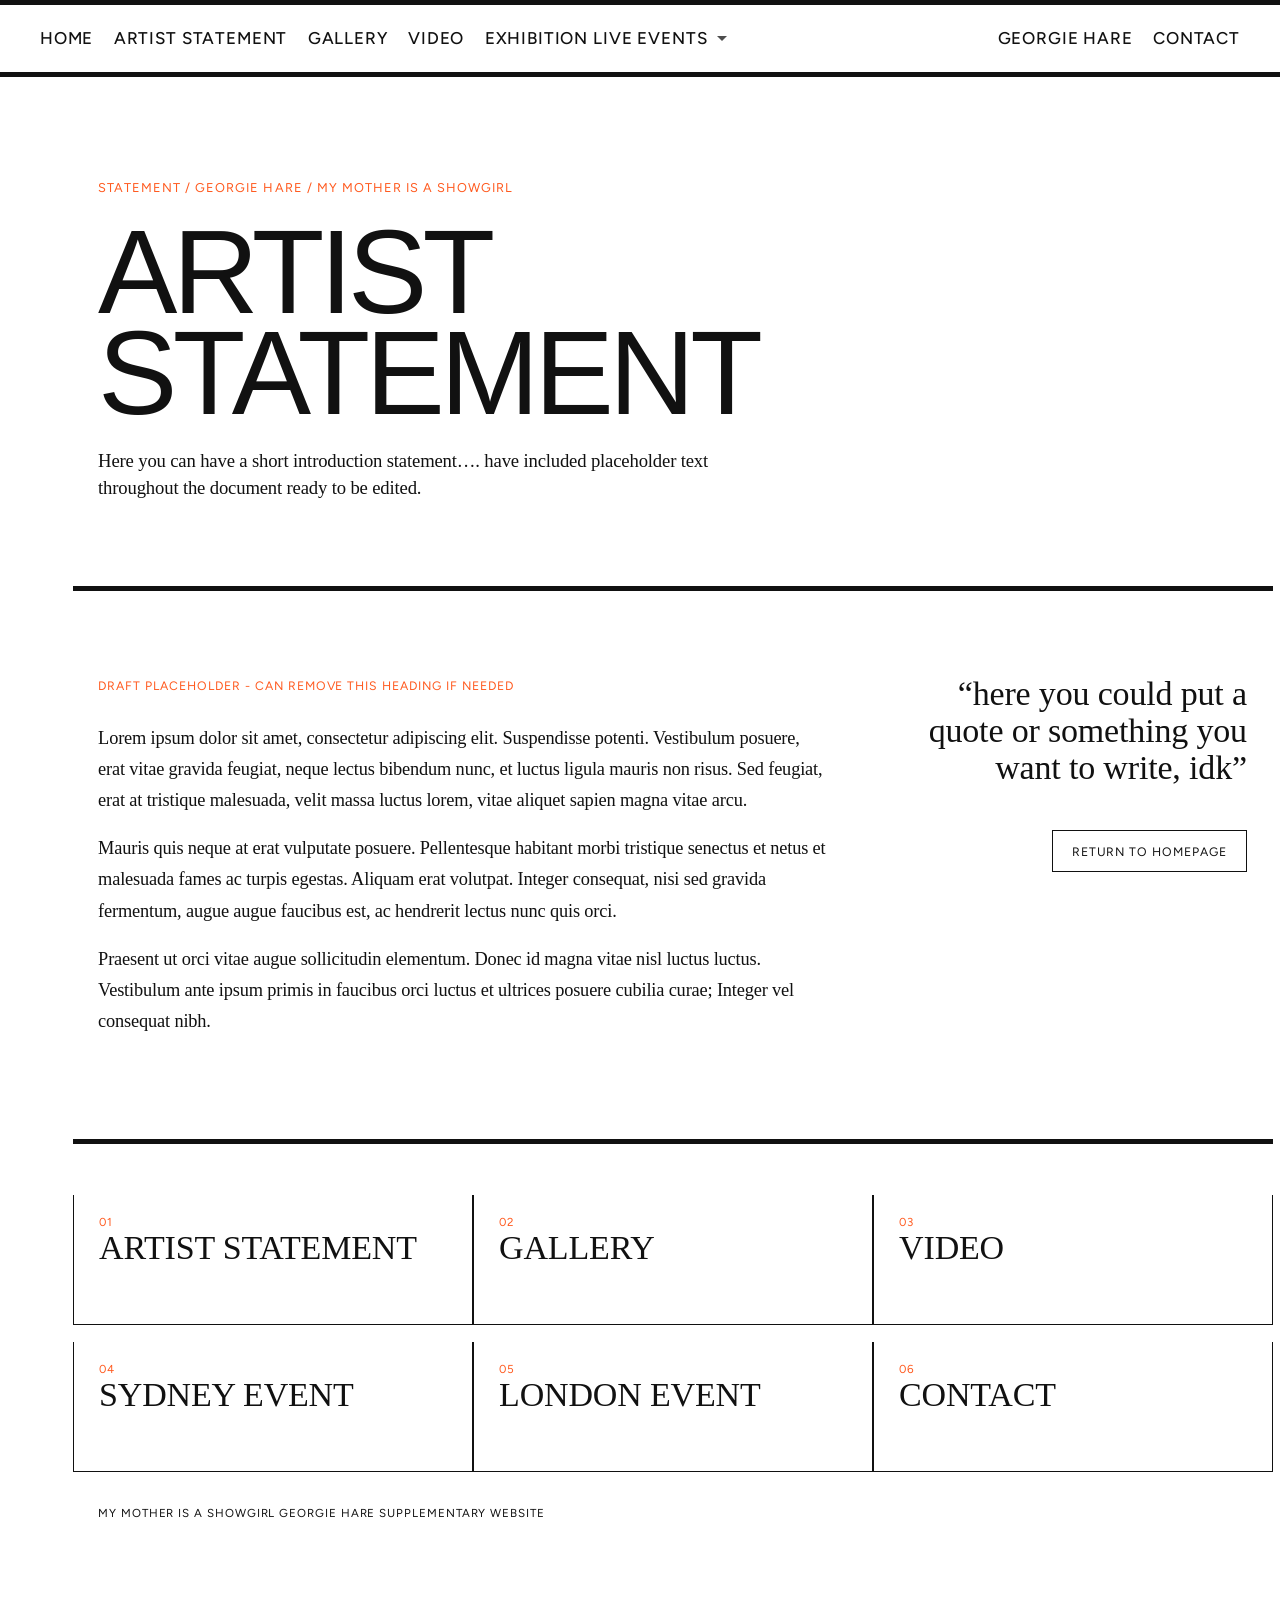
<file: docs/artist-statement.html>
<!DOCTYPE html>
<html xmlns="http://www.w3.org/1999/xhtml" lang="en" xml:lang="en"><head>

<meta charset="utf-8">
<meta name="generator" content="quarto-1.9.36">

<meta name="viewport" content="width=device-width, initial-scale=1.0, user-scalable=yes">


<title>artist-statement – My Mother is a Showgirl</title>
<style>
/* Default styles provided by pandoc.
** See https://pandoc.org/MANUAL.html#variables-for-html for config info.
*/
code{white-space: pre-wrap;}
span.smallcaps{font-variant: small-caps;}
div.columns{display: flex; gap: min(4vw, 1.5em);}
div.column{flex: auto; overflow-x: auto;}
div.hanging-indent{margin-left: 1.5em; text-indent: -1.5em;}
ul.task-list{list-style: none;}
ul.task-list li input[type="checkbox"] {
  width: 0.8em;
  margin: 0 0.8em 0.2em -1em; /* quarto-specific, see https://github.com/quarto-dev/quarto-cli/issues/4556 */ 
  vertical-align: middle;
}
</style>


<script src="site_libs/quarto-nav/quarto-nav.js"></script>
<script src="site_libs/quarto-nav/headroom.min.js"></script>
<script src="site_libs/clipboard/clipboard.min.js"></script>
<script src="site_libs/quarto-html/quarto.js" type="module"></script>
<script src="site_libs/quarto-html/tabsets/tabsets.js" type="module"></script>
<script src="site_libs/quarto-html/popper.min.js"></script>
<script src="site_libs/quarto-html/tippy.umd.min.js"></script>
<script src="site_libs/quarto-html/anchor.min.js"></script>
<link href="site_libs/quarto-html/tippy.css" rel="stylesheet">
<link href="site_libs/quarto-html/quarto-syntax-highlighting-845c23b38eaddc0f92fda52bfe77a8c8.css" rel="stylesheet" id="quarto-text-highlighting-styles">
<script src="site_libs/bootstrap/bootstrap.min.js"></script>
<link href="site_libs/bootstrap/bootstrap-icons.css" rel="stylesheet">
<link href="site_libs/bootstrap/bootstrap-e8e4a58ff50d77437012f6022f4cfd95.min.css" rel="stylesheet" append-hash="true" id="quarto-bootstrap" data-mode="light">
<script id="quarto-search-options" type="application/json">{
  "language": {
    "search-no-results-text": "No results",
    "search-matching-documents-text": "matching documents",
    "search-copy-link-title": "Copy link to search",
    "search-hide-matches-text": "Hide additional matches",
    "search-more-match-text": "more match in this document",
    "search-more-matches-text": "more matches in this document",
    "search-clear-button-title": "Clear",
    "search-text-placeholder": "",
    "search-detached-cancel-button-title": "Cancel",
    "search-submit-button-title": "Submit",
    "search-label": "Search"
  }
}</script>
<style>html{ scroll-behavior: smooth; }</style>
<link rel="preconnect" href="https://fonts.googleapis.com">
<link rel="preconnect" href="https://fonts.gstatic.com" crossorigin="">
<link href="https://fonts.googleapis.com/css2?family=Climate+Crisis:YEAR@1979&amp;family=Fascinate+Inline&amp;family=Figtree:ital,wght@0,300..900;1,300..900&amp;family=Major+Mono+Display&amp;family=Roboto:ital,wght@0,100..900;1,100..900&amp;display=swap" rel="stylesheet">
<style>
.title { display: none; }
</style>


</head>

<body class="nav-fixed quarto-light">

<div id="quarto-search-results"></div>
  <header id="quarto-header" class="headroom fixed-top">
    <nav class="navbar navbar-expand-lg " data-bs-theme="dark">
      <div class="navbar-container container-fluid">
          <button class="navbar-toggler" type="button" data-bs-toggle="collapse" data-bs-target="#navbarCollapse" aria-controls="navbarCollapse" role="menu" aria-expanded="false" aria-label="Toggle navigation" onclick="if (window.quartoToggleHeadroom) { window.quartoToggleHeadroom(); }">
  <span class="navbar-toggler-icon"></span>
</button>
          <div class="collapse navbar-collapse" id="navbarCollapse">
            <ul class="navbar-nav navbar-nav-scroll me-auto">
  <li class="nav-item">
    <a class="nav-link" href="./index.html"> 
<span class="menu-text">Home</span></a>
  </li>  
  <li class="nav-item">
    <a class="nav-link active" href="./artist-statement.html" aria-current="page"> 
<span class="menu-text">Artist Statement</span></a>
  </li>  
  <li class="nav-item">
    <a class="nav-link" href="./gallery.html"> 
<span class="menu-text">Gallery</span></a>
  </li>  
  <li class="nav-item">
    <a class="nav-link" href="./video.html"> 
<span class="menu-text">Video</span></a>
  </li>  
  <li class="nav-item dropdown ">
    <a class="nav-link dropdown-toggle" href="#" id="nav-menu-exhibition-live-events" role="link" data-bs-toggle="dropdown" aria-expanded="false">
 <span class="menu-text">Exhibition Live Events</span>
    </a>
    <ul class="dropdown-menu" aria-labelledby="nav-menu-exhibition-live-events">    
        <li>
    <a class="dropdown-item" href="./sydney.html">
 <span class="dropdown-text">Sydney</span></a>
  </li>  
        <li>
    <a class="dropdown-item" href="./london.html">
 <span class="dropdown-text">London</span></a>
  </li>  
    </ul>
  </li>
</ul>
            <ul class="navbar-nav navbar-nav-scroll ms-auto">
  <li class="nav-item">
    <a class="nav-link" href="https://www.georginahare.co.uk/"> 
<span class="menu-text">Georgie Hare</span></a>
  </li>  
  <li class="nav-item">
    <a class="nav-link" href="./contact.html"> 
<span class="menu-text">Contact</span></a>
  </li>  
</ul>
          </div> <!-- /navcollapse -->
            <div class="quarto-navbar-tools">
</div>
      </div> <!-- /container-fluid -->
    </nav>
</header>
<!-- content -->
<div id="quarto-content" class="quarto-container page-columns page-rows-contents page-layout-full page-navbar">
<!-- sidebar -->
<!-- margin-sidebar -->
    
<!-- main -->
<main class="content column-page" id="quarto-document-content"><header id="title-block-header" class="quarto-title-block"></header>




<div class="page-hero">
<div class="page-kicker">
<p>Statement / Georgie Hare / My Mother Is A Showgirl</p>
</div>
<div class="page-title">
<p>Artist Statement</p>
</div>
<div class="page-intro">
<p>Here you can have a short introduction statement…. have included placeholder text throughout the document ready to be edited.</p>
</div>
</div>
<div class="statement-wrap">
<div class="statement-main">
<div class="statement-label">
<p>Draft placeholder - can remove this heading if needed</p>
</div>
<p>Lorem ipsum dolor sit amet, consectetur adipiscing elit. Suspendisse potenti. Vestibulum posuere, erat vitae gravida feugiat, neque lectus bibendum nunc, et luctus ligula mauris non risus. Sed feugiat, erat at tristique malesuada, velit massa luctus lorem, vitae aliquet sapien magna vitae arcu.</p>
<p>Mauris quis neque at erat vulputate posuere. Pellentesque habitant morbi tristique senectus et netus et malesuada fames ac turpis egestas. Aliquam erat volutpat. Integer consequat, nisi sed gravida fermentum, augue augue faucibus est, ac hendrerit lectus nunc quis orci.</p>
<p>Praesent ut orci vitae augue sollicitudin elementum. Donec id magna vitae nisl luctus luctus. Vestibulum ante ipsum primis in faucibus orci luctus et ultrices posuere cubilia curae; Integer vel consequat nibh.</p>
</div>
<div class="statement-side">
<div class="statement-pullquote">
<p>“here you could put a quote or something you want to write, idk”</p>
</div>
<p><a href="./index.html" class="artist-button">Return to homepage</a></p>
</div>
</div>
<br> <br>
<div class="site-grid">
<p><a class="site-card" href="./artist-statement.html"> <span class="site-card-number">01</span> <span class="site-card-title">Artist Statement</span> </a></p>
<p><a class="site-card" href="./gallery.html"> <span class="site-card-number">02</span> <span class="site-card-title">Gallery</span> </a></p>
<p><a class="site-card" href="./video.html"> <span class="site-card-number">03</span> <span class="site-card-title">Video</span> </a></p>
<p><a class="site-card" href="./sydney.html"> <span class="site-card-number">04</span> <span class="site-card-title">Sydney Event</span> </a></p>
<p><a class="site-card" href="./london.html"> <span class="site-card-number">05</span> <span class="site-card-title">London Event</span> </a></p>
<p><a class="site-card" href="./contact.html"> <span class="site-card-number">06</span> <span class="site-card-title">Contact</span> </a></p>
</div>
<div class="footer-strip">
<p><span>My Mother Is A Showgirl</span> <span>Georgie Hare</span> <span>Supplementary Website</span></p>
</div>



</main> <!-- /main -->
<script id="quarto-html-after-body" type="application/javascript">
  window.document.addEventListener("DOMContentLoaded", function (event) {
    const icon = "";
    const anchorJS = new window.AnchorJS();
    anchorJS.options = {
      placement: 'right',
      icon: icon
    };
    anchorJS.add('.anchored');
    const isCodeAnnotation = (el) => {
      for (const clz of el.classList) {
        if (clz.startsWith('code-annotation-')) {                     
          return true;
        }
      }
      return false;
    }
    const onCopySuccess = function(e) {
      // button target
      const button = e.trigger;
      // don't keep focus
      button.blur();
      // flash "checked"
      button.classList.add('code-copy-button-checked');
      var currentTitle = button.getAttribute("title");
      button.setAttribute("title", "Copied!");
      let tooltip;
      if (window.bootstrap) {
        button.setAttribute("data-bs-toggle", "tooltip");
        button.setAttribute("data-bs-placement", "left");
        button.setAttribute("data-bs-title", "Copied!");
        tooltip = new bootstrap.Tooltip(button, 
          { trigger: "manual", 
            customClass: "code-copy-button-tooltip",
            offset: [0, -8]});
        tooltip.show();    
      }
      setTimeout(function() {
        if (tooltip) {
          tooltip.hide();
          button.removeAttribute("data-bs-title");
          button.removeAttribute("data-bs-toggle");
          button.removeAttribute("data-bs-placement");
        }
        button.setAttribute("title", currentTitle);
        button.classList.remove('code-copy-button-checked');
      }, 1000);
      // clear code selection
      e.clearSelection();
    }
    const getTextToCopy = function(trigger) {
      const outerScaffold = trigger.parentElement.cloneNode(true);
      const codeEl = outerScaffold.querySelector('code');
      for (const childEl of codeEl.children) {
        if (isCodeAnnotation(childEl)) {
          childEl.remove();
        }
      }
      return codeEl.innerText;
    }
    const clipboard = new window.ClipboardJS('.code-copy-button:not([data-in-quarto-modal])', {
      text: getTextToCopy
    });
    clipboard.on('success', onCopySuccess);
    if (window.document.getElementById('quarto-embedded-source-code-modal')) {
      const clipboardModal = new window.ClipboardJS('.code-copy-button[data-in-quarto-modal]', {
        text: getTextToCopy,
        container: window.document.getElementById('quarto-embedded-source-code-modal')
      });
      clipboardModal.on('success', onCopySuccess);
    }
      var localhostRegex = new RegExp(/^(?:http|https):\/\/localhost\:?[0-9]*\//);
      var mailtoRegex = new RegExp(/^mailto:/);
        var filterRegex = new RegExp("https:\/\/georginahare\.github\.io\/my-mother-is-a-showgirl");
      var isInternal = (href) => {
          return filterRegex.test(href) || localhostRegex.test(href) || mailtoRegex.test(href);
      }
      // Inspect non-navigation links and adorn them if external
     var links = window.document.querySelectorAll('a[href]:not(.nav-link):not(.navbar-brand):not(.toc-action):not(.sidebar-link):not(.sidebar-item-toggle):not(.pagination-link):not(.no-external):not([aria-hidden]):not(.dropdown-item):not(.quarto-navigation-tool):not(.about-link)');
      for (var i=0; i<links.length; i++) {
        const link = links[i];
        if (!isInternal(link.href)) {
          // undo the damage that might have been done by quarto-nav.js in the case of
          // links that we want to consider external
          if (link.dataset.originalHref !== undefined) {
            link.href = link.dataset.originalHref;
          }
        }
      }
    function tippyHover(el, contentFn, onTriggerFn, onUntriggerFn) {
      const config = {
        allowHTML: true,
        maxWidth: 500,
        delay: 100,
        arrow: false,
        appendTo: function(el) {
            return el.parentElement;
        },
        interactive: true,
        interactiveBorder: 10,
        theme: 'quarto',
        placement: 'bottom-start',
      };
      if (contentFn) {
        config.content = contentFn;
      }
      if (onTriggerFn) {
        config.onTrigger = onTriggerFn;
      }
      if (onUntriggerFn) {
        config.onUntrigger = onUntriggerFn;
      }
      window.tippy(el, config); 
    }
    const noterefs = window.document.querySelectorAll('a[role="doc-noteref"]');
    for (var i=0; i<noterefs.length; i++) {
      const ref = noterefs[i];
      tippyHover(ref, function() {
        // use id or data attribute instead here
        let href = ref.getAttribute('data-footnote-href') || ref.getAttribute('href');
        try { href = new URL(href).hash; } catch {}
        const id = href.replace(/^#\/?/, "");
        const note = window.document.getElementById(id);
        if (note) {
          return note.innerHTML;
        } else {
          return "";
        }
      });
    }
    const xrefs = window.document.querySelectorAll('a.quarto-xref');
    const processXRef = (id, note) => {
      // Strip column container classes
      const stripColumnClz = (el) => {
        el.classList.remove("page-full", "page-columns");
        if (el.children) {
          for (const child of el.children) {
            stripColumnClz(child);
          }
        }
      }
      stripColumnClz(note)
      if (id === null || id.startsWith('sec-')) {
        // Special case sections, only their first couple elements
        const container = document.createElement("div");
        if (note.children && note.children.length > 2) {
          container.appendChild(note.children[0].cloneNode(true));
          for (let i = 1; i < note.children.length; i++) {
            const child = note.children[i];
            if (child.tagName === "P" && child.innerText === "") {
              continue;
            } else {
              container.appendChild(child.cloneNode(true));
              break;
            }
          }
          if (window.Quarto?.typesetMath) {
            window.Quarto.typesetMath(container);
          }
          return container.innerHTML
        } else {
          if (window.Quarto?.typesetMath) {
            window.Quarto.typesetMath(note);
          }
          return note.innerHTML;
        }
      } else {
        // Remove any anchor links if they are present
        const anchorLink = note.querySelector('a.anchorjs-link');
        if (anchorLink) {
          anchorLink.remove();
        }
        if (window.Quarto?.typesetMath) {
          window.Quarto.typesetMath(note);
        }
        if (note.classList.contains("callout")) {
          return note.outerHTML;
        } else {
          return note.innerHTML;
        }
      }
    }
    for (var i=0; i<xrefs.length; i++) {
      const xref = xrefs[i];
      tippyHover(xref, undefined, function(instance) {
        instance.disable();
        let url = xref.getAttribute('href');
        let hash = undefined; 
        if (url.startsWith('#')) {
          hash = url;
        } else {
          try { hash = new URL(url).hash; } catch {}
        }
        if (hash) {
          const id = hash.replace(/^#\/?/, "");
          const note = window.document.getElementById(id);
          if (note !== null) {
            try {
              const html = processXRef(id, note.cloneNode(true));
              instance.setContent(html);
            } finally {
              instance.enable();
              instance.show();
            }
          } else {
            // See if we can fetch this
            fetch(url.split('#')[0])
            .then(res => res.text())
            .then(html => {
              const parser = new DOMParser();
              const htmlDoc = parser.parseFromString(html, "text/html");
              const note = htmlDoc.getElementById(id);
              if (note !== null) {
                const html = processXRef(id, note);
                instance.setContent(html);
              } 
            }).finally(() => {
              instance.enable();
              instance.show();
            });
          }
        } else {
          // See if we can fetch a full url (with no hash to target)
          // This is a special case and we should probably do some content thinning / targeting
          fetch(url)
          .then(res => res.text())
          .then(html => {
            const parser = new DOMParser();
            const htmlDoc = parser.parseFromString(html, "text/html");
            const note = htmlDoc.querySelector('main.content');
            if (note !== null) {
              // This should only happen for chapter cross references
              // (since there is no id in the URL)
              // remove the first header
              if (note.children.length > 0 && note.children[0].tagName === "HEADER") {
                note.children[0].remove();
              }
              const html = processXRef(null, note);
              instance.setContent(html);
            } 
          }).finally(() => {
            instance.enable();
            instance.show();
          });
        }
      }, function(instance) {
      });
    }
        let selectedAnnoteEl;
        const selectorForAnnotation = ( cell, annotation) => {
          let cellAttr = 'data-code-cell="' + cell + '"';
          let lineAttr = 'data-code-annotation="' +  annotation + '"';
          const selector = 'span[' + cellAttr + '][' + lineAttr + ']';
          return selector;
        }
        const selectCodeLines = (annoteEl) => {
          const doc = window.document;
          const targetCell = annoteEl.getAttribute("data-target-cell");
          const targetAnnotation = annoteEl.getAttribute("data-target-annotation");
          const annoteSpan = window.document.querySelector(selectorForAnnotation(targetCell, targetAnnotation));
          const lines = annoteSpan.getAttribute("data-code-lines").split(",");
          const lineIds = lines.map((line) => {
            return targetCell + "-" + line;
          })
          let top = null;
          let height = null;
          let parent = null;
          if (lineIds.length > 0) {
              //compute the position of the single el (top and bottom and make a div)
              const el = window.document.getElementById(lineIds[0]);
              top = el.offsetTop;
              height = el.offsetHeight;
              parent = el.parentElement.parentElement;
            if (lineIds.length > 1) {
              const lastEl = window.document.getElementById(lineIds[lineIds.length - 1]);
              const bottom = lastEl.offsetTop + lastEl.offsetHeight;
              height = bottom - top;
            }
            if (top !== null && height !== null && parent !== null) {
              // cook up a div (if necessary) and position it 
              let div = window.document.getElementById("code-annotation-line-highlight");
              if (div === null) {
                div = window.document.createElement("div");
                div.setAttribute("id", "code-annotation-line-highlight");
                div.style.position = 'absolute';
                parent.appendChild(div);
              }
              div.style.top = top - 2 + "px";
              div.style.height = height + 4 + "px";
              div.style.left = 0;
              let gutterDiv = window.document.getElementById("code-annotation-line-highlight-gutter");
              if (gutterDiv === null) {
                gutterDiv = window.document.createElement("div");
                gutterDiv.setAttribute("id", "code-annotation-line-highlight-gutter");
                gutterDiv.style.position = 'absolute';
                const codeCell = window.document.getElementById(targetCell);
                const gutter = codeCell.querySelector('.code-annotation-gutter');
                gutter.appendChild(gutterDiv);
              }
              gutterDiv.style.top = top - 2 + "px";
              gutterDiv.style.height = height + 4 + "px";
            }
            selectedAnnoteEl = annoteEl;
          }
        };
        const unselectCodeLines = () => {
          const elementsIds = ["code-annotation-line-highlight", "code-annotation-line-highlight-gutter"];
          elementsIds.forEach((elId) => {
            const div = window.document.getElementById(elId);
            if (div) {
              div.remove();
            }
          });
          selectedAnnoteEl = undefined;
        };
          // Handle positioning of the toggle
      window.addEventListener(
        "resize",
        throttle(() => {
          elRect = undefined;
          if (selectedAnnoteEl) {
            selectCodeLines(selectedAnnoteEl);
          }
        }, 10)
      );
      function throttle(fn, ms) {
      let throttle = false;
      let timer;
        return (...args) => {
          if(!throttle) { // first call gets through
              fn.apply(this, args);
              throttle = true;
          } else { // all the others get throttled
              if(timer) clearTimeout(timer); // cancel #2
              timer = setTimeout(() => {
                fn.apply(this, args);
                timer = throttle = false;
              }, ms);
          }
        };
      }
        // Attach click handler to the DT
        const annoteDls = window.document.querySelectorAll('dt[data-target-cell]');
        for (const annoteDlNode of annoteDls) {
          annoteDlNode.addEventListener('click', (event) => {
            const clickedEl = event.target;
            if (clickedEl !== selectedAnnoteEl) {
              unselectCodeLines();
              const activeEl = window.document.querySelector('dt[data-target-cell].code-annotation-active');
              if (activeEl) {
                activeEl.classList.remove('code-annotation-active');
              }
              selectCodeLines(clickedEl);
              clickedEl.classList.add('code-annotation-active');
            } else {
              // Unselect the line
              unselectCodeLines();
              clickedEl.classList.remove('code-annotation-active');
            }
          });
        }
    const findCites = (el) => {
      const parentEl = el.parentElement;
      if (parentEl) {
        const cites = parentEl.dataset.cites;
        if (cites) {
          return {
            el,
            cites: cites.split(' ')
          };
        } else {
          return findCites(el.parentElement)
        }
      } else {
        return undefined;
      }
    };
    var bibliorefs = window.document.querySelectorAll('a[role="doc-biblioref"]');
    for (var i=0; i<bibliorefs.length; i++) {
      const ref = bibliorefs[i];
      const citeInfo = findCites(ref);
      if (citeInfo) {
        tippyHover(citeInfo.el, function() {
          var popup = window.document.createElement('div');
          citeInfo.cites.forEach(function(cite) {
            var citeDiv = window.document.createElement('div');
            citeDiv.classList.add('hanging-indent');
            citeDiv.classList.add('csl-entry');
            var biblioDiv = window.document.getElementById('ref-' + cite);
            if (biblioDiv) {
              citeDiv.innerHTML = biblioDiv.innerHTML;
            }
            popup.appendChild(citeDiv);
          });
          return popup.innerHTML;
        });
      }
    }
  });
  </script>
</div> <!-- /content -->




<script src="site_libs/quarto-html/zenscroll-min.js"></script>
</body></html>
</file>
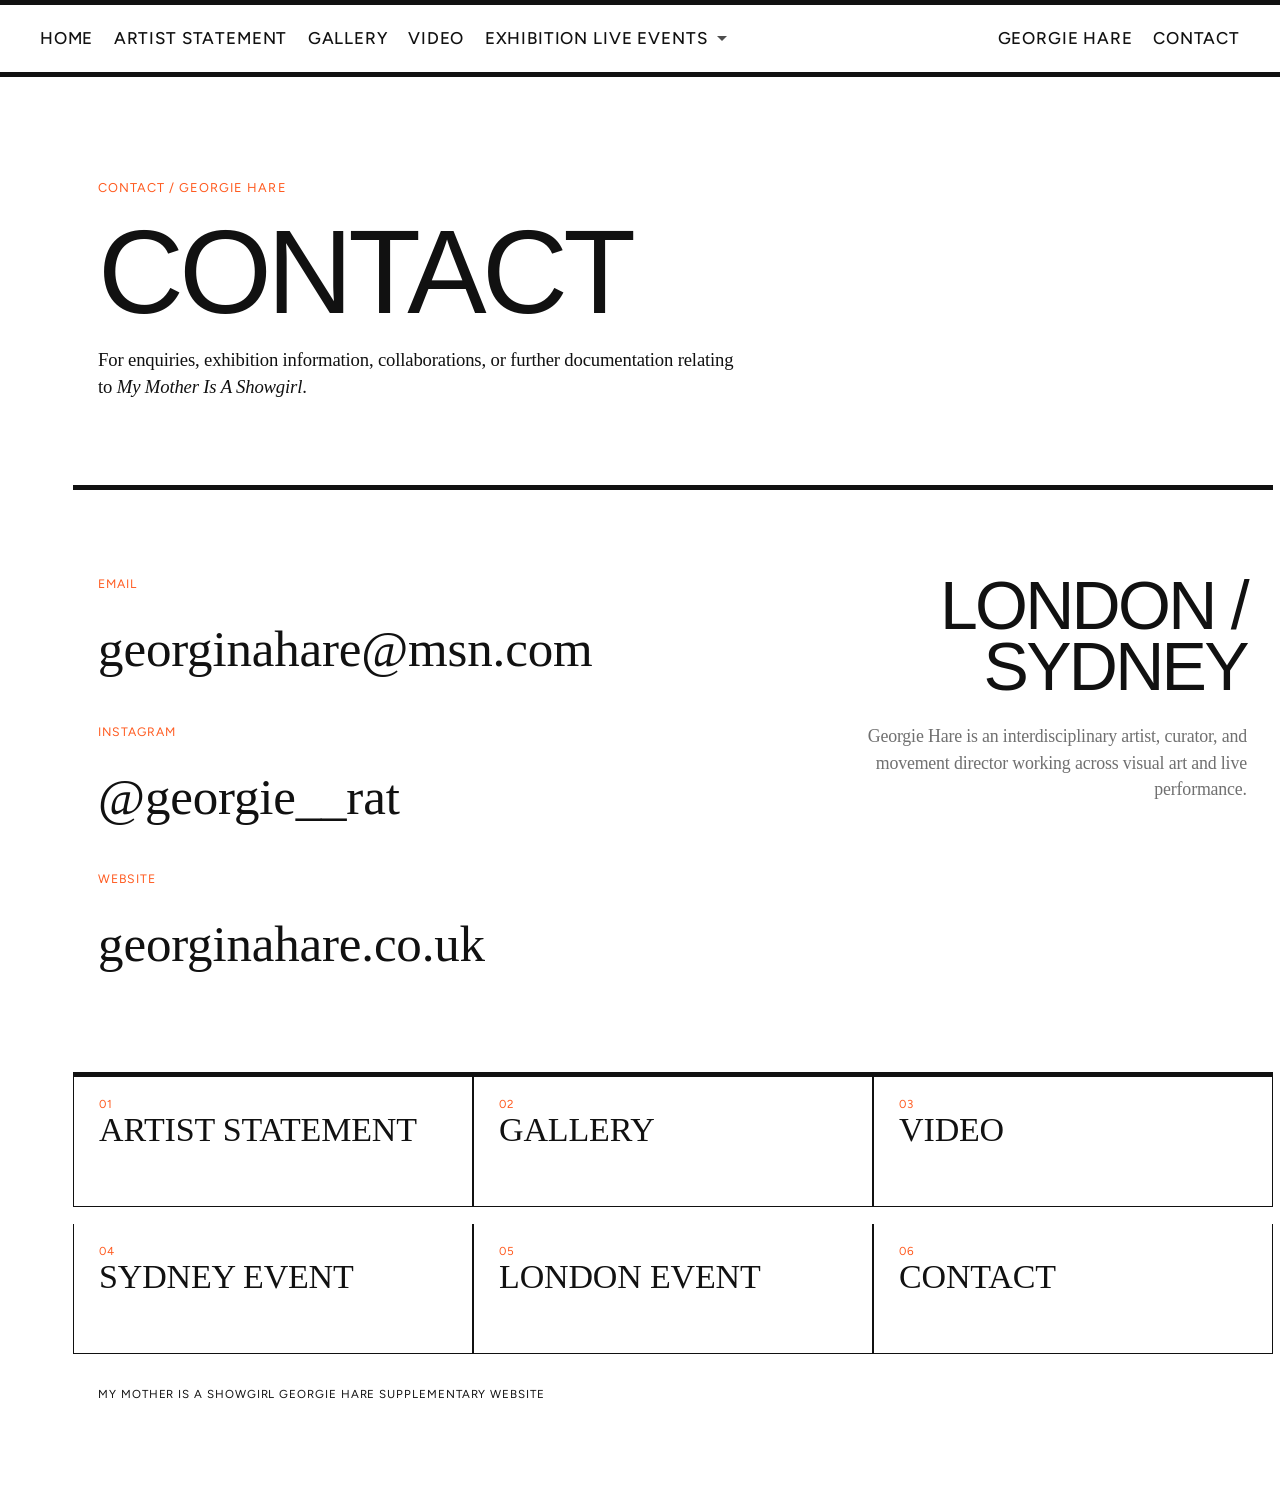
<file: docs/contact.html>
<!DOCTYPE html>
<html xmlns="http://www.w3.org/1999/xhtml" lang="en" xml:lang="en"><head>

<meta charset="utf-8">
<meta name="generator" content="quarto-1.9.36">

<meta name="viewport" content="width=device-width, initial-scale=1.0, user-scalable=yes">


<title>Contact – My Mother is a Showgirl</title>
<style>
/* Default styles provided by pandoc.
** See https://pandoc.org/MANUAL.html#variables-for-html for config info.
*/
code{white-space: pre-wrap;}
span.smallcaps{font-variant: small-caps;}
div.columns{display: flex; gap: min(4vw, 1.5em);}
div.column{flex: auto; overflow-x: auto;}
div.hanging-indent{margin-left: 1.5em; text-indent: -1.5em;}
ul.task-list{list-style: none;}
ul.task-list li input[type="checkbox"] {
  width: 0.8em;
  margin: 0 0.8em 0.2em -1em; /* quarto-specific, see https://github.com/quarto-dev/quarto-cli/issues/4556 */ 
  vertical-align: middle;
}
</style>


<script src="site_libs/quarto-nav/quarto-nav.js"></script>
<script src="site_libs/quarto-nav/headroom.min.js"></script>
<script src="site_libs/clipboard/clipboard.min.js"></script>
<script src="site_libs/quarto-html/quarto.js" type="module"></script>
<script src="site_libs/quarto-html/tabsets/tabsets.js" type="module"></script>
<script src="site_libs/quarto-html/popper.min.js"></script>
<script src="site_libs/quarto-html/tippy.umd.min.js"></script>
<script src="site_libs/quarto-html/anchor.min.js"></script>
<link href="site_libs/quarto-html/tippy.css" rel="stylesheet">
<link href="site_libs/quarto-html/quarto-syntax-highlighting-845c23b38eaddc0f92fda52bfe77a8c8.css" rel="stylesheet" id="quarto-text-highlighting-styles">
<script src="site_libs/bootstrap/bootstrap.min.js"></script>
<link href="site_libs/bootstrap/bootstrap-icons.css" rel="stylesheet">
<link href="site_libs/bootstrap/bootstrap-e8e4a58ff50d77437012f6022f4cfd95.min.css" rel="stylesheet" append-hash="true" id="quarto-bootstrap" data-mode="light">
<script id="quarto-search-options" type="application/json">{
  "language": {
    "search-no-results-text": "No results",
    "search-matching-documents-text": "matching documents",
    "search-copy-link-title": "Copy link to search",
    "search-hide-matches-text": "Hide additional matches",
    "search-more-match-text": "more match in this document",
    "search-more-matches-text": "more matches in this document",
    "search-clear-button-title": "Clear",
    "search-text-placeholder": "",
    "search-detached-cancel-button-title": "Cancel",
    "search-submit-button-title": "Submit",
    "search-label": "Search"
  }
}</script>
<style>html{ scroll-behavior: smooth; }</style>
<link rel="preconnect" href="https://fonts.googleapis.com">
<link rel="preconnect" href="https://fonts.gstatic.com" crossorigin="">
<link href="https://fonts.googleapis.com/css2?family=Climate+Crisis:YEAR@1979&amp;family=Fascinate+Inline&amp;family=Figtree:ital,wght@0,300..900;1,300..900&amp;family=Major+Mono+Display&amp;family=Roboto:ital,wght@0,100..900;1,100..900&amp;display=swap" rel="stylesheet">
<style>
.title { display: none; }
</style>


</head>

<body class="nav-fixed quarto-light">

<div id="quarto-search-results"></div>
  <header id="quarto-header" class="headroom fixed-top">
    <nav class="navbar navbar-expand-lg " data-bs-theme="dark">
      <div class="navbar-container container-fluid">
          <button class="navbar-toggler" type="button" data-bs-toggle="collapse" data-bs-target="#navbarCollapse" aria-controls="navbarCollapse" role="menu" aria-expanded="false" aria-label="Toggle navigation" onclick="if (window.quartoToggleHeadroom) { window.quartoToggleHeadroom(); }">
  <span class="navbar-toggler-icon"></span>
</button>
          <div class="collapse navbar-collapse" id="navbarCollapse">
            <ul class="navbar-nav navbar-nav-scroll me-auto">
  <li class="nav-item">
    <a class="nav-link" href="./index.html"> 
<span class="menu-text">Home</span></a>
  </li>  
  <li class="nav-item">
    <a class="nav-link" href="./artist-statement.html"> 
<span class="menu-text">Artist Statement</span></a>
  </li>  
  <li class="nav-item">
    <a class="nav-link" href="./gallery.html"> 
<span class="menu-text">Gallery</span></a>
  </li>  
  <li class="nav-item">
    <a class="nav-link" href="./video.html"> 
<span class="menu-text">Video</span></a>
  </li>  
  <li class="nav-item dropdown ">
    <a class="nav-link dropdown-toggle" href="#" id="nav-menu-exhibition-live-events" role="link" data-bs-toggle="dropdown" aria-expanded="false">
 <span class="menu-text">Exhibition Live Events</span>
    </a>
    <ul class="dropdown-menu" aria-labelledby="nav-menu-exhibition-live-events">    
        <li>
    <a class="dropdown-item" href="./sydney.html">
 <span class="dropdown-text">Sydney</span></a>
  </li>  
        <li>
    <a class="dropdown-item" href="./london.html">
 <span class="dropdown-text">London</span></a>
  </li>  
    </ul>
  </li>
</ul>
            <ul class="navbar-nav navbar-nav-scroll ms-auto">
  <li class="nav-item">
    <a class="nav-link" href="https://www.georginahare.co.uk/"> 
<span class="menu-text">Georgie Hare</span></a>
  </li>  
  <li class="nav-item">
    <a class="nav-link active" href="./contact.html" aria-current="page"> 
<span class="menu-text">Contact</span></a>
  </li>  
</ul>
          </div> <!-- /navcollapse -->
            <div class="quarto-navbar-tools">
</div>
      </div> <!-- /container-fluid -->
    </nav>
</header>
<!-- content -->
<div id="quarto-content" class="quarto-container page-columns page-rows-contents page-layout-full page-navbar">
<!-- sidebar -->
<!-- margin-sidebar -->
    
<!-- main -->
<main class="content column-page" id="quarto-document-content">

<header id="title-block-header" class="quarto-title-block default">
<div class="quarto-title">
<h1 class="title">Contact</h1>
</div>



<div class="quarto-title-meta column-page">

    
  
    
  </div>
  


</header>


<div class="page-hero">
<div class="page-kicker">
<p>Contact / Georgie Hare</p>
</div>
<div class="page-title">
<p>Contact</p>
</div>
<div class="page-intro">
<p>For enquiries, exhibition information, collaborations, or further documentation relating to <em>My Mother Is A Showgirl</em>.</p>
</div>
</div>
<div class="contact-wrap">
<div class="contact-main">
<div class="contact-label">
<p>Email</p>
</div>
<p><a href="mailto:georginahare@msn.com" class="contact-link">georginahare@msn.com</a></p>
<div class="contact-label">
<p>Instagram</p>
</div>
<p><a href="https://www.instagram.com/georgie__rat/" class="contact-link"><span class="citation" data-cites="georgie__rat">@georgie__rat</span></a></p>
<div class="contact-label">
<p>Website</p>
</div>
<p><a href="https://www.georginahare.co.uk/" class="contact-link">georginahare.co.uk</a></p>
</div>
<div class="contact-side">
<div class="contact-location">
<p>London / Sydney</p>
</div>
<div class="contact-note">
<p>Georgie Hare is an interdisciplinary artist, curator, and movement director working across visual art and live performance.</p>
</div>
</div>
</div>
<div class="site-grid">
<p><a class="site-card" href="./artist-statement.html"> <span class="site-card-number">01</span> <span class="site-card-title">Artist Statement</span> </a></p>
<p><a class="site-card" href="./gallery.html"> <span class="site-card-number">02</span> <span class="site-card-title">Gallery</span> </a></p>
<p><a class="site-card" href="./video.html"> <span class="site-card-number">03</span> <span class="site-card-title">Video</span> </a></p>
<p><a class="site-card" href="./sydney.html"> <span class="site-card-number">04</span> <span class="site-card-title">Sydney Event</span> </a></p>
<p><a class="site-card" href="./london.html"> <span class="site-card-number">05</span> <span class="site-card-title">London Event</span> </a></p>
<p><a class="site-card" href="./contact.html"> <span class="site-card-number">06</span> <span class="site-card-title">Contact</span> </a></p>
</div>
<div class="footer-strip">
<p><span>My Mother Is A Showgirl</span> <span>Georgie Hare</span> <span>Supplementary Website</span></p>
</div>



</main> <!-- /main -->
<script id="quarto-html-after-body" type="application/javascript">
  window.document.addEventListener("DOMContentLoaded", function (event) {
    const icon = "";
    const anchorJS = new window.AnchorJS();
    anchorJS.options = {
      placement: 'right',
      icon: icon
    };
    anchorJS.add('.anchored');
    const isCodeAnnotation = (el) => {
      for (const clz of el.classList) {
        if (clz.startsWith('code-annotation-')) {                     
          return true;
        }
      }
      return false;
    }
    const onCopySuccess = function(e) {
      // button target
      const button = e.trigger;
      // don't keep focus
      button.blur();
      // flash "checked"
      button.classList.add('code-copy-button-checked');
      var currentTitle = button.getAttribute("title");
      button.setAttribute("title", "Copied!");
      let tooltip;
      if (window.bootstrap) {
        button.setAttribute("data-bs-toggle", "tooltip");
        button.setAttribute("data-bs-placement", "left");
        button.setAttribute("data-bs-title", "Copied!");
        tooltip = new bootstrap.Tooltip(button, 
          { trigger: "manual", 
            customClass: "code-copy-button-tooltip",
            offset: [0, -8]});
        tooltip.show();    
      }
      setTimeout(function() {
        if (tooltip) {
          tooltip.hide();
          button.removeAttribute("data-bs-title");
          button.removeAttribute("data-bs-toggle");
          button.removeAttribute("data-bs-placement");
        }
        button.setAttribute("title", currentTitle);
        button.classList.remove('code-copy-button-checked');
      }, 1000);
      // clear code selection
      e.clearSelection();
    }
    const getTextToCopy = function(trigger) {
      const outerScaffold = trigger.parentElement.cloneNode(true);
      const codeEl = outerScaffold.querySelector('code');
      for (const childEl of codeEl.children) {
        if (isCodeAnnotation(childEl)) {
          childEl.remove();
        }
      }
      return codeEl.innerText;
    }
    const clipboard = new window.ClipboardJS('.code-copy-button:not([data-in-quarto-modal])', {
      text: getTextToCopy
    });
    clipboard.on('success', onCopySuccess);
    if (window.document.getElementById('quarto-embedded-source-code-modal')) {
      const clipboardModal = new window.ClipboardJS('.code-copy-button[data-in-quarto-modal]', {
        text: getTextToCopy,
        container: window.document.getElementById('quarto-embedded-source-code-modal')
      });
      clipboardModal.on('success', onCopySuccess);
    }
      var localhostRegex = new RegExp(/^(?:http|https):\/\/localhost\:?[0-9]*\//);
      var mailtoRegex = new RegExp(/^mailto:/);
        var filterRegex = new RegExp("https:\/\/georginahare\.github\.io\/my-mother-is-a-showgirl");
      var isInternal = (href) => {
          return filterRegex.test(href) || localhostRegex.test(href) || mailtoRegex.test(href);
      }
      // Inspect non-navigation links and adorn them if external
     var links = window.document.querySelectorAll('a[href]:not(.nav-link):not(.navbar-brand):not(.toc-action):not(.sidebar-link):not(.sidebar-item-toggle):not(.pagination-link):not(.no-external):not([aria-hidden]):not(.dropdown-item):not(.quarto-navigation-tool):not(.about-link)');
      for (var i=0; i<links.length; i++) {
        const link = links[i];
        if (!isInternal(link.href)) {
          // undo the damage that might have been done by quarto-nav.js in the case of
          // links that we want to consider external
          if (link.dataset.originalHref !== undefined) {
            link.href = link.dataset.originalHref;
          }
        }
      }
    function tippyHover(el, contentFn, onTriggerFn, onUntriggerFn) {
      const config = {
        allowHTML: true,
        maxWidth: 500,
        delay: 100,
        arrow: false,
        appendTo: function(el) {
            return el.parentElement;
        },
        interactive: true,
        interactiveBorder: 10,
        theme: 'quarto',
        placement: 'bottom-start',
      };
      if (contentFn) {
        config.content = contentFn;
      }
      if (onTriggerFn) {
        config.onTrigger = onTriggerFn;
      }
      if (onUntriggerFn) {
        config.onUntrigger = onUntriggerFn;
      }
      window.tippy(el, config); 
    }
    const noterefs = window.document.querySelectorAll('a[role="doc-noteref"]');
    for (var i=0; i<noterefs.length; i++) {
      const ref = noterefs[i];
      tippyHover(ref, function() {
        // use id or data attribute instead here
        let href = ref.getAttribute('data-footnote-href') || ref.getAttribute('href');
        try { href = new URL(href).hash; } catch {}
        const id = href.replace(/^#\/?/, "");
        const note = window.document.getElementById(id);
        if (note) {
          return note.innerHTML;
        } else {
          return "";
        }
      });
    }
    const xrefs = window.document.querySelectorAll('a.quarto-xref');
    const processXRef = (id, note) => {
      // Strip column container classes
      const stripColumnClz = (el) => {
        el.classList.remove("page-full", "page-columns");
        if (el.children) {
          for (const child of el.children) {
            stripColumnClz(child);
          }
        }
      }
      stripColumnClz(note)
      if (id === null || id.startsWith('sec-')) {
        // Special case sections, only their first couple elements
        const container = document.createElement("div");
        if (note.children && note.children.length > 2) {
          container.appendChild(note.children[0].cloneNode(true));
          for (let i = 1; i < note.children.length; i++) {
            const child = note.children[i];
            if (child.tagName === "P" && child.innerText === "") {
              continue;
            } else {
              container.appendChild(child.cloneNode(true));
              break;
            }
          }
          if (window.Quarto?.typesetMath) {
            window.Quarto.typesetMath(container);
          }
          return container.innerHTML
        } else {
          if (window.Quarto?.typesetMath) {
            window.Quarto.typesetMath(note);
          }
          return note.innerHTML;
        }
      } else {
        // Remove any anchor links if they are present
        const anchorLink = note.querySelector('a.anchorjs-link');
        if (anchorLink) {
          anchorLink.remove();
        }
        if (window.Quarto?.typesetMath) {
          window.Quarto.typesetMath(note);
        }
        if (note.classList.contains("callout")) {
          return note.outerHTML;
        } else {
          return note.innerHTML;
        }
      }
    }
    for (var i=0; i<xrefs.length; i++) {
      const xref = xrefs[i];
      tippyHover(xref, undefined, function(instance) {
        instance.disable();
        let url = xref.getAttribute('href');
        let hash = undefined; 
        if (url.startsWith('#')) {
          hash = url;
        } else {
          try { hash = new URL(url).hash; } catch {}
        }
        if (hash) {
          const id = hash.replace(/^#\/?/, "");
          const note = window.document.getElementById(id);
          if (note !== null) {
            try {
              const html = processXRef(id, note.cloneNode(true));
              instance.setContent(html);
            } finally {
              instance.enable();
              instance.show();
            }
          } else {
            // See if we can fetch this
            fetch(url.split('#')[0])
            .then(res => res.text())
            .then(html => {
              const parser = new DOMParser();
              const htmlDoc = parser.parseFromString(html, "text/html");
              const note = htmlDoc.getElementById(id);
              if (note !== null) {
                const html = processXRef(id, note);
                instance.setContent(html);
              } 
            }).finally(() => {
              instance.enable();
              instance.show();
            });
          }
        } else {
          // See if we can fetch a full url (with no hash to target)
          // This is a special case and we should probably do some content thinning / targeting
          fetch(url)
          .then(res => res.text())
          .then(html => {
            const parser = new DOMParser();
            const htmlDoc = parser.parseFromString(html, "text/html");
            const note = htmlDoc.querySelector('main.content');
            if (note !== null) {
              // This should only happen for chapter cross references
              // (since there is no id in the URL)
              // remove the first header
              if (note.children.length > 0 && note.children[0].tagName === "HEADER") {
                note.children[0].remove();
              }
              const html = processXRef(null, note);
              instance.setContent(html);
            } 
          }).finally(() => {
            instance.enable();
            instance.show();
          });
        }
      }, function(instance) {
      });
    }
        let selectedAnnoteEl;
        const selectorForAnnotation = ( cell, annotation) => {
          let cellAttr = 'data-code-cell="' + cell + '"';
          let lineAttr = 'data-code-annotation="' +  annotation + '"';
          const selector = 'span[' + cellAttr + '][' + lineAttr + ']';
          return selector;
        }
        const selectCodeLines = (annoteEl) => {
          const doc = window.document;
          const targetCell = annoteEl.getAttribute("data-target-cell");
          const targetAnnotation = annoteEl.getAttribute("data-target-annotation");
          const annoteSpan = window.document.querySelector(selectorForAnnotation(targetCell, targetAnnotation));
          const lines = annoteSpan.getAttribute("data-code-lines").split(",");
          const lineIds = lines.map((line) => {
            return targetCell + "-" + line;
          })
          let top = null;
          let height = null;
          let parent = null;
          if (lineIds.length > 0) {
              //compute the position of the single el (top and bottom and make a div)
              const el = window.document.getElementById(lineIds[0]);
              top = el.offsetTop;
              height = el.offsetHeight;
              parent = el.parentElement.parentElement;
            if (lineIds.length > 1) {
              const lastEl = window.document.getElementById(lineIds[lineIds.length - 1]);
              const bottom = lastEl.offsetTop + lastEl.offsetHeight;
              height = bottom - top;
            }
            if (top !== null && height !== null && parent !== null) {
              // cook up a div (if necessary) and position it 
              let div = window.document.getElementById("code-annotation-line-highlight");
              if (div === null) {
                div = window.document.createElement("div");
                div.setAttribute("id", "code-annotation-line-highlight");
                div.style.position = 'absolute';
                parent.appendChild(div);
              }
              div.style.top = top - 2 + "px";
              div.style.height = height + 4 + "px";
              div.style.left = 0;
              let gutterDiv = window.document.getElementById("code-annotation-line-highlight-gutter");
              if (gutterDiv === null) {
                gutterDiv = window.document.createElement("div");
                gutterDiv.setAttribute("id", "code-annotation-line-highlight-gutter");
                gutterDiv.style.position = 'absolute';
                const codeCell = window.document.getElementById(targetCell);
                const gutter = codeCell.querySelector('.code-annotation-gutter');
                gutter.appendChild(gutterDiv);
              }
              gutterDiv.style.top = top - 2 + "px";
              gutterDiv.style.height = height + 4 + "px";
            }
            selectedAnnoteEl = annoteEl;
          }
        };
        const unselectCodeLines = () => {
          const elementsIds = ["code-annotation-line-highlight", "code-annotation-line-highlight-gutter"];
          elementsIds.forEach((elId) => {
            const div = window.document.getElementById(elId);
            if (div) {
              div.remove();
            }
          });
          selectedAnnoteEl = undefined;
        };
          // Handle positioning of the toggle
      window.addEventListener(
        "resize",
        throttle(() => {
          elRect = undefined;
          if (selectedAnnoteEl) {
            selectCodeLines(selectedAnnoteEl);
          }
        }, 10)
      );
      function throttle(fn, ms) {
      let throttle = false;
      let timer;
        return (...args) => {
          if(!throttle) { // first call gets through
              fn.apply(this, args);
              throttle = true;
          } else { // all the others get throttled
              if(timer) clearTimeout(timer); // cancel #2
              timer = setTimeout(() => {
                fn.apply(this, args);
                timer = throttle = false;
              }, ms);
          }
        };
      }
        // Attach click handler to the DT
        const annoteDls = window.document.querySelectorAll('dt[data-target-cell]');
        for (const annoteDlNode of annoteDls) {
          annoteDlNode.addEventListener('click', (event) => {
            const clickedEl = event.target;
            if (clickedEl !== selectedAnnoteEl) {
              unselectCodeLines();
              const activeEl = window.document.querySelector('dt[data-target-cell].code-annotation-active');
              if (activeEl) {
                activeEl.classList.remove('code-annotation-active');
              }
              selectCodeLines(clickedEl);
              clickedEl.classList.add('code-annotation-active');
            } else {
              // Unselect the line
              unselectCodeLines();
              clickedEl.classList.remove('code-annotation-active');
            }
          });
        }
    const findCites = (el) => {
      const parentEl = el.parentElement;
      if (parentEl) {
        const cites = parentEl.dataset.cites;
        if (cites) {
          return {
            el,
            cites: cites.split(' ')
          };
        } else {
          return findCites(el.parentElement)
        }
      } else {
        return undefined;
      }
    };
    var bibliorefs = window.document.querySelectorAll('a[role="doc-biblioref"]');
    for (var i=0; i<bibliorefs.length; i++) {
      const ref = bibliorefs[i];
      const citeInfo = findCites(ref);
      if (citeInfo) {
        tippyHover(citeInfo.el, function() {
          var popup = window.document.createElement('div');
          citeInfo.cites.forEach(function(cite) {
            var citeDiv = window.document.createElement('div');
            citeDiv.classList.add('hanging-indent');
            citeDiv.classList.add('csl-entry');
            var biblioDiv = window.document.getElementById('ref-' + cite);
            if (biblioDiv) {
              citeDiv.innerHTML = biblioDiv.innerHTML;
            }
            popup.appendChild(citeDiv);
          });
          return popup.innerHTML;
        });
      }
    }
  });
  </script>
</div> <!-- /content -->




<script src="site_libs/quarto-html/zenscroll-min.js"></script>
</body></html>
</file>
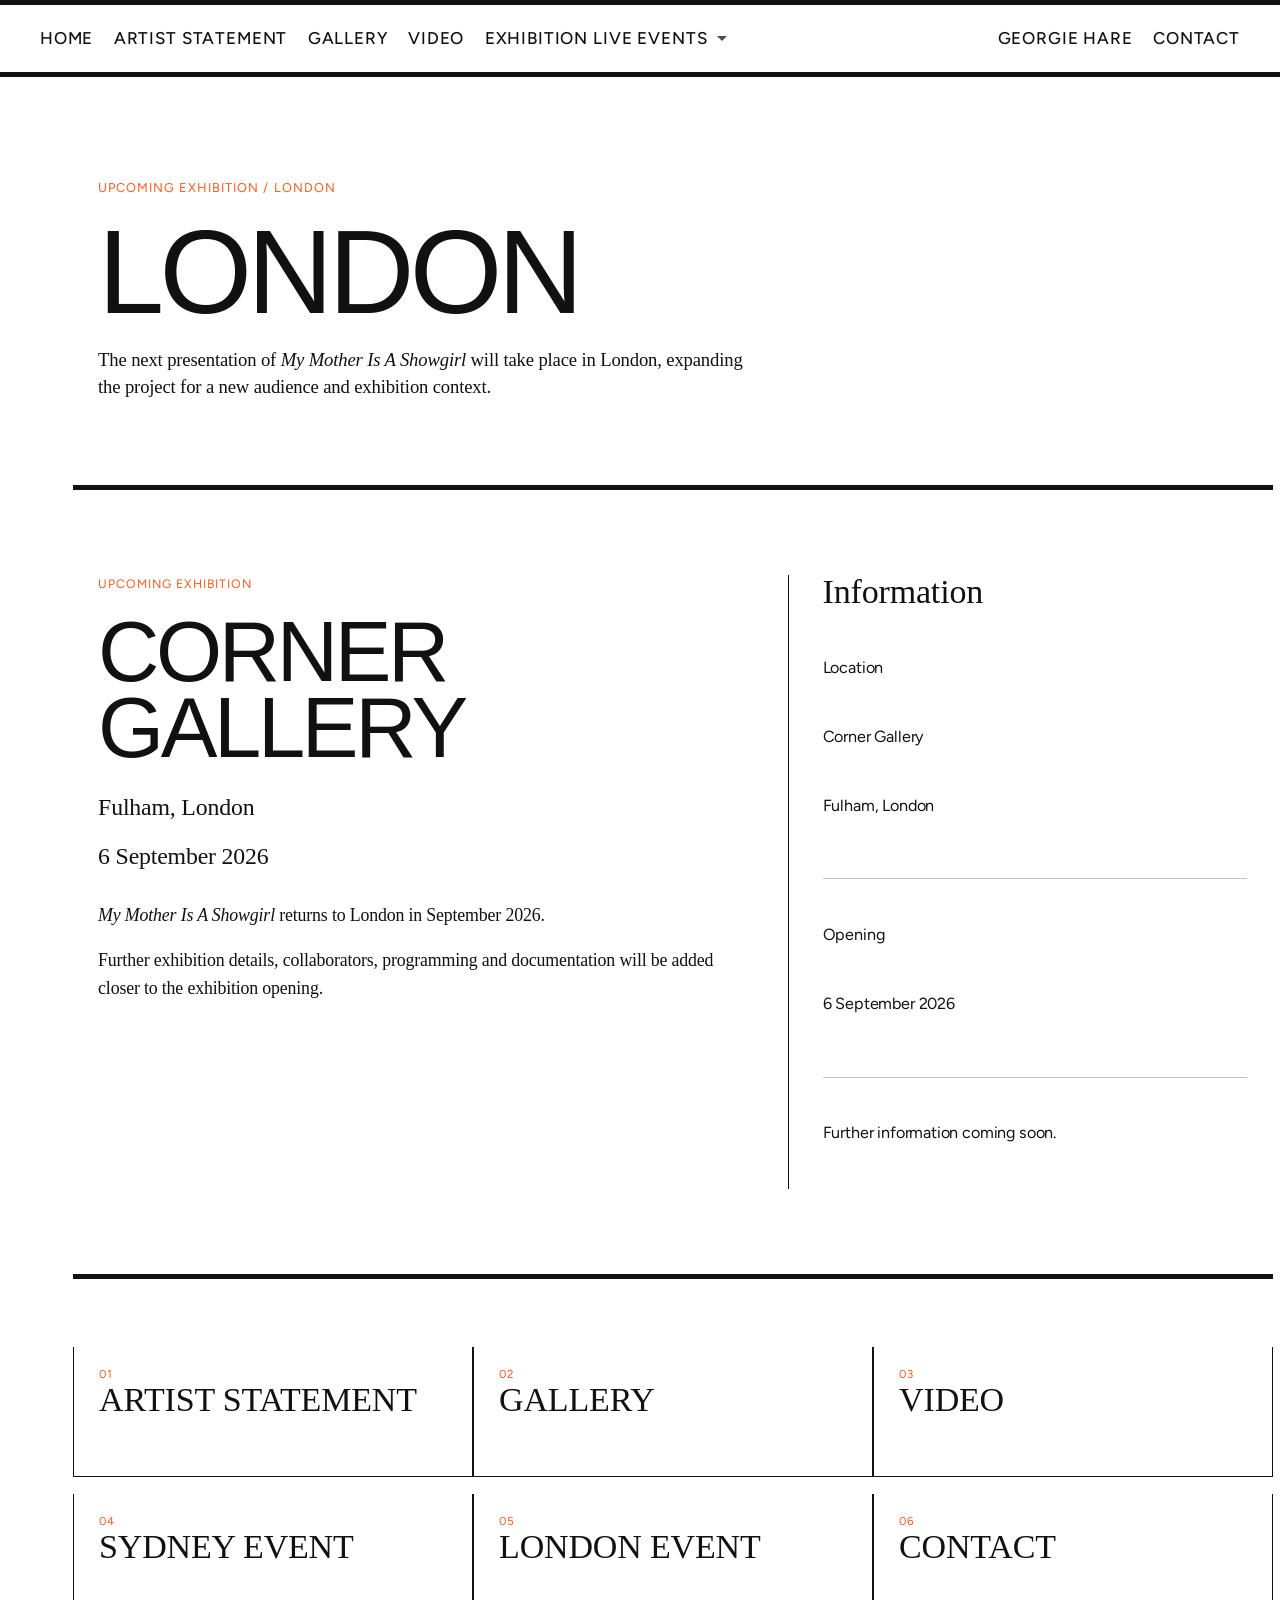
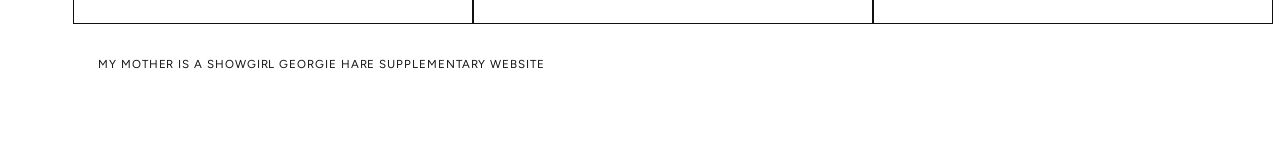
<file: docs/london.html>
<!DOCTYPE html>
<html xmlns="http://www.w3.org/1999/xhtml" lang="en" xml:lang="en"><head>

<meta charset="utf-8">
<meta name="generator" content="quarto-1.9.36">

<meta name="viewport" content="width=device-width, initial-scale=1.0, user-scalable=yes">


<title>London – My Mother is a Showgirl</title>
<style>
/* Default styles provided by pandoc.
** See https://pandoc.org/MANUAL.html#variables-for-html for config info.
*/
code{white-space: pre-wrap;}
span.smallcaps{font-variant: small-caps;}
div.columns{display: flex; gap: min(4vw, 1.5em);}
div.column{flex: auto; overflow-x: auto;}
div.hanging-indent{margin-left: 1.5em; text-indent: -1.5em;}
ul.task-list{list-style: none;}
ul.task-list li input[type="checkbox"] {
  width: 0.8em;
  margin: 0 0.8em 0.2em -1em; /* quarto-specific, see https://github.com/quarto-dev/quarto-cli/issues/4556 */ 
  vertical-align: middle;
}
</style>


<script src="site_libs/quarto-nav/quarto-nav.js"></script>
<script src="site_libs/quarto-nav/headroom.min.js"></script>
<script src="site_libs/clipboard/clipboard.min.js"></script>
<script src="site_libs/quarto-html/quarto.js" type="module"></script>
<script src="site_libs/quarto-html/tabsets/tabsets.js" type="module"></script>
<script src="site_libs/quarto-html/popper.min.js"></script>
<script src="site_libs/quarto-html/tippy.umd.min.js"></script>
<script src="site_libs/quarto-html/anchor.min.js"></script>
<link href="site_libs/quarto-html/tippy.css" rel="stylesheet">
<link href="site_libs/quarto-html/quarto-syntax-highlighting-845c23b38eaddc0f92fda52bfe77a8c8.css" rel="stylesheet" id="quarto-text-highlighting-styles">
<script src="site_libs/bootstrap/bootstrap.min.js"></script>
<link href="site_libs/bootstrap/bootstrap-icons.css" rel="stylesheet">
<link href="site_libs/bootstrap/bootstrap-e8e4a58ff50d77437012f6022f4cfd95.min.css" rel="stylesheet" append-hash="true" id="quarto-bootstrap" data-mode="light">
<script id="quarto-search-options" type="application/json">{
  "language": {
    "search-no-results-text": "No results",
    "search-matching-documents-text": "matching documents",
    "search-copy-link-title": "Copy link to search",
    "search-hide-matches-text": "Hide additional matches",
    "search-more-match-text": "more match in this document",
    "search-more-matches-text": "more matches in this document",
    "search-clear-button-title": "Clear",
    "search-text-placeholder": "",
    "search-detached-cancel-button-title": "Cancel",
    "search-submit-button-title": "Submit",
    "search-label": "Search"
  }
}</script>
<style>html{ scroll-behavior: smooth; }</style>
<link rel="preconnect" href="https://fonts.googleapis.com">
<link rel="preconnect" href="https://fonts.gstatic.com" crossorigin="">
<link href="https://fonts.googleapis.com/css2?family=Climate+Crisis:YEAR@1979&amp;family=Fascinate+Inline&amp;family=Figtree:ital,wght@0,300..900;1,300..900&amp;family=Major+Mono+Display&amp;family=Roboto:ital,wght@0,100..900;1,100..900&amp;display=swap" rel="stylesheet">
<style>
.title { display: none; }
</style>


</head>

<body class="nav-fixed quarto-light">

<div id="quarto-search-results"></div>
  <header id="quarto-header" class="headroom fixed-top">
    <nav class="navbar navbar-expand-lg " data-bs-theme="dark">
      <div class="navbar-container container-fluid">
          <button class="navbar-toggler" type="button" data-bs-toggle="collapse" data-bs-target="#navbarCollapse" aria-controls="navbarCollapse" role="menu" aria-expanded="false" aria-label="Toggle navigation" onclick="if (window.quartoToggleHeadroom) { window.quartoToggleHeadroom(); }">
  <span class="navbar-toggler-icon"></span>
</button>
          <div class="collapse navbar-collapse" id="navbarCollapse">
            <ul class="navbar-nav navbar-nav-scroll me-auto">
  <li class="nav-item">
    <a class="nav-link" href="./index.html"> 
<span class="menu-text">Home</span></a>
  </li>  
  <li class="nav-item">
    <a class="nav-link" href="./artist-statement.html"> 
<span class="menu-text">Artist Statement</span></a>
  </li>  
  <li class="nav-item">
    <a class="nav-link" href="./gallery.html"> 
<span class="menu-text">Gallery</span></a>
  </li>  
  <li class="nav-item">
    <a class="nav-link" href="./video.html"> 
<span class="menu-text">Video</span></a>
  </li>  
  <li class="nav-item dropdown ">
    <a class="nav-link dropdown-toggle" href="#" id="nav-menu-exhibition-live-events" role="link" data-bs-toggle="dropdown" aria-expanded="false">
 <span class="menu-text">Exhibition Live Events</span>
    </a>
    <ul class="dropdown-menu" aria-labelledby="nav-menu-exhibition-live-events">    
        <li>
    <a class="dropdown-item" href="./sydney.html">
 <span class="dropdown-text">Sydney</span></a>
  </li>  
        <li>
    <a class="dropdown-item" href="./london.html">
 <span class="dropdown-text">London</span></a>
  </li>  
    </ul>
  </li>
</ul>
            <ul class="navbar-nav navbar-nav-scroll ms-auto">
  <li class="nav-item">
    <a class="nav-link" href="https://www.georginahare.co.uk/"> 
<span class="menu-text">Georgie Hare</span></a>
  </li>  
  <li class="nav-item">
    <a class="nav-link" href="./contact.html"> 
<span class="menu-text">Contact</span></a>
  </li>  
</ul>
          </div> <!-- /navcollapse -->
            <div class="quarto-navbar-tools">
</div>
      </div> <!-- /container-fluid -->
    </nav>
</header>
<!-- content -->
<div id="quarto-content" class="quarto-container page-columns page-rows-contents page-layout-full page-navbar">
<!-- sidebar -->
<!-- margin-sidebar -->
    
<!-- main -->
<main class="content column-page" id="quarto-document-content">

<header id="title-block-header" class="quarto-title-block default">
<div class="quarto-title">
<h1 class="title">London</h1>
</div>



<div class="quarto-title-meta column-page">

    
  
    
  </div>
  


</header>


<div class="page-hero">
<div class="page-kicker">
<p>Upcoming Exhibition / London</p>
</div>
<div class="page-title">
<p>London</p>
</div>
<div class="page-intro">
<p>The next presentation of <em>My Mother Is A Showgirl</em> will take place in London, expanding the project for a new audience and exhibition context.</p>
</div>
</div>
<div class="event-wrap">
<div class="event-main">
<div class="event-label">
<p>Upcoming exhibition</p>
</div>
<div class="event-title">
<p>Corner Gallery</p>
</div>
<div class="event-details">
<p>Fulham, London</p>
<p>6 September 2026</p>
</div>
<div class="event-text">
<p><em>My Mother Is A Showgirl</em> returns to London in September 2026.</p>
<p>Further exhibition details, collaborators, programming and documentation will be added closer to the exhibition opening.</p>
</div>
</div>
<div class="event-side">
<div class="event-credit-title">
<p>Information</p>
</div>
<div class="event-credit-list">
<p>Location</p>
<p>Corner Gallery</p>
<p>Fulham, London</p>
<hr>
<p>Opening</p>
<p>6 September 2026</p>
<hr>
<p>Further information coming soon.</p>
</div>
</div>
</div>
<p><br> <br></p>
<div class="site-grid">
<p><a class="site-card" href="./artist-statement.html"> <span class="site-card-number">01</span> <span class="site-card-title">Artist Statement</span> </a></p>
<p><a class="site-card" href="./gallery.html"> <span class="site-card-number">02</span> <span class="site-card-title">Gallery</span> </a></p>
<p><a class="site-card" href="./video.html"> <span class="site-card-number">03</span> <span class="site-card-title">Video</span> </a></p>
<p><a class="site-card" href="./sydney.html"> <span class="site-card-number">04</span> <span class="site-card-title">Sydney Event</span> </a></p>
<p><a class="site-card" href="./london.html"> <span class="site-card-number">05</span> <span class="site-card-title">London Event</span> </a></p>
<p><a class="site-card" href="./contact.html"> <span class="site-card-number">06</span> <span class="site-card-title">Contact</span> </a></p>
</div>
<div class="footer-strip">
<p><span>My Mother Is A Showgirl</span> <span>Georgie Hare</span> <span>Supplementary Website</span></p>
</div>



</main> <!-- /main -->
<script id="quarto-html-after-body" type="application/javascript">
  window.document.addEventListener("DOMContentLoaded", function (event) {
    const icon = "";
    const anchorJS = new window.AnchorJS();
    anchorJS.options = {
      placement: 'right',
      icon: icon
    };
    anchorJS.add('.anchored');
    const isCodeAnnotation = (el) => {
      for (const clz of el.classList) {
        if (clz.startsWith('code-annotation-')) {                     
          return true;
        }
      }
      return false;
    }
    const onCopySuccess = function(e) {
      // button target
      const button = e.trigger;
      // don't keep focus
      button.blur();
      // flash "checked"
      button.classList.add('code-copy-button-checked');
      var currentTitle = button.getAttribute("title");
      button.setAttribute("title", "Copied!");
      let tooltip;
      if (window.bootstrap) {
        button.setAttribute("data-bs-toggle", "tooltip");
        button.setAttribute("data-bs-placement", "left");
        button.setAttribute("data-bs-title", "Copied!");
        tooltip = new bootstrap.Tooltip(button, 
          { trigger: "manual", 
            customClass: "code-copy-button-tooltip",
            offset: [0, -8]});
        tooltip.show();    
      }
      setTimeout(function() {
        if (tooltip) {
          tooltip.hide();
          button.removeAttribute("data-bs-title");
          button.removeAttribute("data-bs-toggle");
          button.removeAttribute("data-bs-placement");
        }
        button.setAttribute("title", currentTitle);
        button.classList.remove('code-copy-button-checked');
      }, 1000);
      // clear code selection
      e.clearSelection();
    }
    const getTextToCopy = function(trigger) {
      const outerScaffold = trigger.parentElement.cloneNode(true);
      const codeEl = outerScaffold.querySelector('code');
      for (const childEl of codeEl.children) {
        if (isCodeAnnotation(childEl)) {
          childEl.remove();
        }
      }
      return codeEl.innerText;
    }
    const clipboard = new window.ClipboardJS('.code-copy-button:not([data-in-quarto-modal])', {
      text: getTextToCopy
    });
    clipboard.on('success', onCopySuccess);
    if (window.document.getElementById('quarto-embedded-source-code-modal')) {
      const clipboardModal = new window.ClipboardJS('.code-copy-button[data-in-quarto-modal]', {
        text: getTextToCopy,
        container: window.document.getElementById('quarto-embedded-source-code-modal')
      });
      clipboardModal.on('success', onCopySuccess);
    }
      var localhostRegex = new RegExp(/^(?:http|https):\/\/localhost\:?[0-9]*\//);
      var mailtoRegex = new RegExp(/^mailto:/);
        var filterRegex = new RegExp("https:\/\/georginahare\.github\.io\/my-mother-is-a-showgirl");
      var isInternal = (href) => {
          return filterRegex.test(href) || localhostRegex.test(href) || mailtoRegex.test(href);
      }
      // Inspect non-navigation links and adorn them if external
     var links = window.document.querySelectorAll('a[href]:not(.nav-link):not(.navbar-brand):not(.toc-action):not(.sidebar-link):not(.sidebar-item-toggle):not(.pagination-link):not(.no-external):not([aria-hidden]):not(.dropdown-item):not(.quarto-navigation-tool):not(.about-link)');
      for (var i=0; i<links.length; i++) {
        const link = links[i];
        if (!isInternal(link.href)) {
          // undo the damage that might have been done by quarto-nav.js in the case of
          // links that we want to consider external
          if (link.dataset.originalHref !== undefined) {
            link.href = link.dataset.originalHref;
          }
        }
      }
    function tippyHover(el, contentFn, onTriggerFn, onUntriggerFn) {
      const config = {
        allowHTML: true,
        maxWidth: 500,
        delay: 100,
        arrow: false,
        appendTo: function(el) {
            return el.parentElement;
        },
        interactive: true,
        interactiveBorder: 10,
        theme: 'quarto',
        placement: 'bottom-start',
      };
      if (contentFn) {
        config.content = contentFn;
      }
      if (onTriggerFn) {
        config.onTrigger = onTriggerFn;
      }
      if (onUntriggerFn) {
        config.onUntrigger = onUntriggerFn;
      }
      window.tippy(el, config); 
    }
    const noterefs = window.document.querySelectorAll('a[role="doc-noteref"]');
    for (var i=0; i<noterefs.length; i++) {
      const ref = noterefs[i];
      tippyHover(ref, function() {
        // use id or data attribute instead here
        let href = ref.getAttribute('data-footnote-href') || ref.getAttribute('href');
        try { href = new URL(href).hash; } catch {}
        const id = href.replace(/^#\/?/, "");
        const note = window.document.getElementById(id);
        if (note) {
          return note.innerHTML;
        } else {
          return "";
        }
      });
    }
    const xrefs = window.document.querySelectorAll('a.quarto-xref');
    const processXRef = (id, note) => {
      // Strip column container classes
      const stripColumnClz = (el) => {
        el.classList.remove("page-full", "page-columns");
        if (el.children) {
          for (const child of el.children) {
            stripColumnClz(child);
          }
        }
      }
      stripColumnClz(note)
      if (id === null || id.startsWith('sec-')) {
        // Special case sections, only their first couple elements
        const container = document.createElement("div");
        if (note.children && note.children.length > 2) {
          container.appendChild(note.children[0].cloneNode(true));
          for (let i = 1; i < note.children.length; i++) {
            const child = note.children[i];
            if (child.tagName === "P" && child.innerText === "") {
              continue;
            } else {
              container.appendChild(child.cloneNode(true));
              break;
            }
          }
          if (window.Quarto?.typesetMath) {
            window.Quarto.typesetMath(container);
          }
          return container.innerHTML
        } else {
          if (window.Quarto?.typesetMath) {
            window.Quarto.typesetMath(note);
          }
          return note.innerHTML;
        }
      } else {
        // Remove any anchor links if they are present
        const anchorLink = note.querySelector('a.anchorjs-link');
        if (anchorLink) {
          anchorLink.remove();
        }
        if (window.Quarto?.typesetMath) {
          window.Quarto.typesetMath(note);
        }
        if (note.classList.contains("callout")) {
          return note.outerHTML;
        } else {
          return note.innerHTML;
        }
      }
    }
    for (var i=0; i<xrefs.length; i++) {
      const xref = xrefs[i];
      tippyHover(xref, undefined, function(instance) {
        instance.disable();
        let url = xref.getAttribute('href');
        let hash = undefined; 
        if (url.startsWith('#')) {
          hash = url;
        } else {
          try { hash = new URL(url).hash; } catch {}
        }
        if (hash) {
          const id = hash.replace(/^#\/?/, "");
          const note = window.document.getElementById(id);
          if (note !== null) {
            try {
              const html = processXRef(id, note.cloneNode(true));
              instance.setContent(html);
            } finally {
              instance.enable();
              instance.show();
            }
          } else {
            // See if we can fetch this
            fetch(url.split('#')[0])
            .then(res => res.text())
            .then(html => {
              const parser = new DOMParser();
              const htmlDoc = parser.parseFromString(html, "text/html");
              const note = htmlDoc.getElementById(id);
              if (note !== null) {
                const html = processXRef(id, note);
                instance.setContent(html);
              } 
            }).finally(() => {
              instance.enable();
              instance.show();
            });
          }
        } else {
          // See if we can fetch a full url (with no hash to target)
          // This is a special case and we should probably do some content thinning / targeting
          fetch(url)
          .then(res => res.text())
          .then(html => {
            const parser = new DOMParser();
            const htmlDoc = parser.parseFromString(html, "text/html");
            const note = htmlDoc.querySelector('main.content');
            if (note !== null) {
              // This should only happen for chapter cross references
              // (since there is no id in the URL)
              // remove the first header
              if (note.children.length > 0 && note.children[0].tagName === "HEADER") {
                note.children[0].remove();
              }
              const html = processXRef(null, note);
              instance.setContent(html);
            } 
          }).finally(() => {
            instance.enable();
            instance.show();
          });
        }
      }, function(instance) {
      });
    }
        let selectedAnnoteEl;
        const selectorForAnnotation = ( cell, annotation) => {
          let cellAttr = 'data-code-cell="' + cell + '"';
          let lineAttr = 'data-code-annotation="' +  annotation + '"';
          const selector = 'span[' + cellAttr + '][' + lineAttr + ']';
          return selector;
        }
        const selectCodeLines = (annoteEl) => {
          const doc = window.document;
          const targetCell = annoteEl.getAttribute("data-target-cell");
          const targetAnnotation = annoteEl.getAttribute("data-target-annotation");
          const annoteSpan = window.document.querySelector(selectorForAnnotation(targetCell, targetAnnotation));
          const lines = annoteSpan.getAttribute("data-code-lines").split(",");
          const lineIds = lines.map((line) => {
            return targetCell + "-" + line;
          })
          let top = null;
          let height = null;
          let parent = null;
          if (lineIds.length > 0) {
              //compute the position of the single el (top and bottom and make a div)
              const el = window.document.getElementById(lineIds[0]);
              top = el.offsetTop;
              height = el.offsetHeight;
              parent = el.parentElement.parentElement;
            if (lineIds.length > 1) {
              const lastEl = window.document.getElementById(lineIds[lineIds.length - 1]);
              const bottom = lastEl.offsetTop + lastEl.offsetHeight;
              height = bottom - top;
            }
            if (top !== null && height !== null && parent !== null) {
              // cook up a div (if necessary) and position it 
              let div = window.document.getElementById("code-annotation-line-highlight");
              if (div === null) {
                div = window.document.createElement("div");
                div.setAttribute("id", "code-annotation-line-highlight");
                div.style.position = 'absolute';
                parent.appendChild(div);
              }
              div.style.top = top - 2 + "px";
              div.style.height = height + 4 + "px";
              div.style.left = 0;
              let gutterDiv = window.document.getElementById("code-annotation-line-highlight-gutter");
              if (gutterDiv === null) {
                gutterDiv = window.document.createElement("div");
                gutterDiv.setAttribute("id", "code-annotation-line-highlight-gutter");
                gutterDiv.style.position = 'absolute';
                const codeCell = window.document.getElementById(targetCell);
                const gutter = codeCell.querySelector('.code-annotation-gutter');
                gutter.appendChild(gutterDiv);
              }
              gutterDiv.style.top = top - 2 + "px";
              gutterDiv.style.height = height + 4 + "px";
            }
            selectedAnnoteEl = annoteEl;
          }
        };
        const unselectCodeLines = () => {
          const elementsIds = ["code-annotation-line-highlight", "code-annotation-line-highlight-gutter"];
          elementsIds.forEach((elId) => {
            const div = window.document.getElementById(elId);
            if (div) {
              div.remove();
            }
          });
          selectedAnnoteEl = undefined;
        };
          // Handle positioning of the toggle
      window.addEventListener(
        "resize",
        throttle(() => {
          elRect = undefined;
          if (selectedAnnoteEl) {
            selectCodeLines(selectedAnnoteEl);
          }
        }, 10)
      );
      function throttle(fn, ms) {
      let throttle = false;
      let timer;
        return (...args) => {
          if(!throttle) { // first call gets through
              fn.apply(this, args);
              throttle = true;
          } else { // all the others get throttled
              if(timer) clearTimeout(timer); // cancel #2
              timer = setTimeout(() => {
                fn.apply(this, args);
                timer = throttle = false;
              }, ms);
          }
        };
      }
        // Attach click handler to the DT
        const annoteDls = window.document.querySelectorAll('dt[data-target-cell]');
        for (const annoteDlNode of annoteDls) {
          annoteDlNode.addEventListener('click', (event) => {
            const clickedEl = event.target;
            if (clickedEl !== selectedAnnoteEl) {
              unselectCodeLines();
              const activeEl = window.document.querySelector('dt[data-target-cell].code-annotation-active');
              if (activeEl) {
                activeEl.classList.remove('code-annotation-active');
              }
              selectCodeLines(clickedEl);
              clickedEl.classList.add('code-annotation-active');
            } else {
              // Unselect the line
              unselectCodeLines();
              clickedEl.classList.remove('code-annotation-active');
            }
          });
        }
    const findCites = (el) => {
      const parentEl = el.parentElement;
      if (parentEl) {
        const cites = parentEl.dataset.cites;
        if (cites) {
          return {
            el,
            cites: cites.split(' ')
          };
        } else {
          return findCites(el.parentElement)
        }
      } else {
        return undefined;
      }
    };
    var bibliorefs = window.document.querySelectorAll('a[role="doc-biblioref"]');
    for (var i=0; i<bibliorefs.length; i++) {
      const ref = bibliorefs[i];
      const citeInfo = findCites(ref);
      if (citeInfo) {
        tippyHover(citeInfo.el, function() {
          var popup = window.document.createElement('div');
          citeInfo.cites.forEach(function(cite) {
            var citeDiv = window.document.createElement('div');
            citeDiv.classList.add('hanging-indent');
            citeDiv.classList.add('csl-entry');
            var biblioDiv = window.document.getElementById('ref-' + cite);
            if (biblioDiv) {
              citeDiv.innerHTML = biblioDiv.innerHTML;
            }
            popup.appendChild(citeDiv);
          });
          return popup.innerHTML;
        });
      }
    }
  });
  </script>
</div> <!-- /content -->




<script src="site_libs/quarto-html/zenscroll-min.js"></script>
</body></html>
</file>
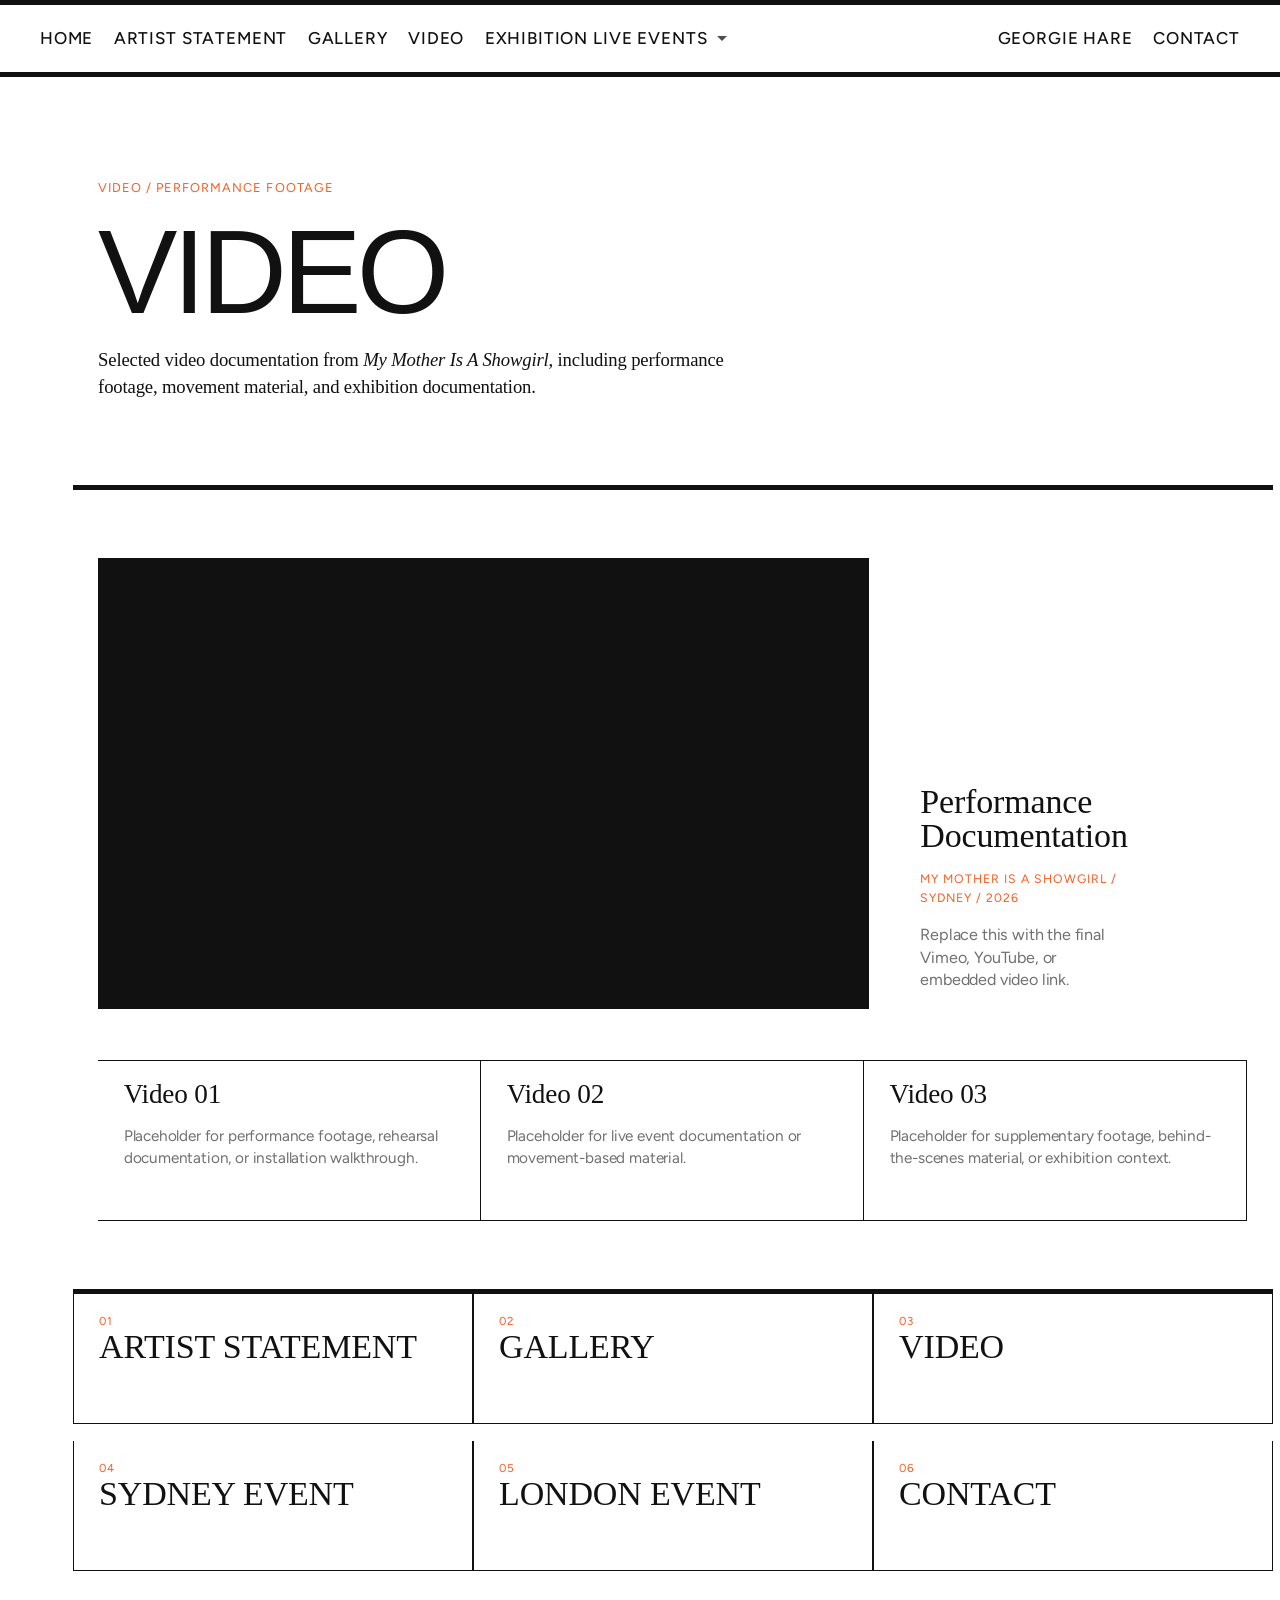
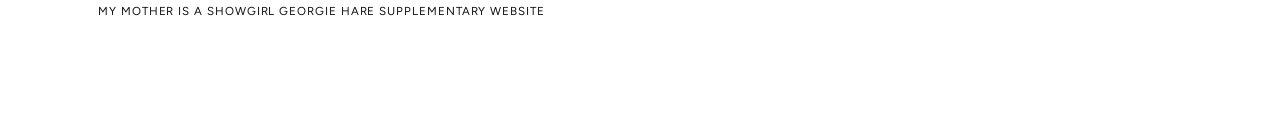
<file: docs/video.html>
<!DOCTYPE html>
<html xmlns="http://www.w3.org/1999/xhtml" lang="en" xml:lang="en"><head>

<meta charset="utf-8">
<meta name="generator" content="quarto-1.9.36">

<meta name="viewport" content="width=device-width, initial-scale=1.0, user-scalable=yes">


<title>Video – My Mother is a Showgirl</title>
<style>
/* Default styles provided by pandoc.
** See https://pandoc.org/MANUAL.html#variables-for-html for config info.
*/
code{white-space: pre-wrap;}
span.smallcaps{font-variant: small-caps;}
div.columns{display: flex; gap: min(4vw, 1.5em);}
div.column{flex: auto; overflow-x: auto;}
div.hanging-indent{margin-left: 1.5em; text-indent: -1.5em;}
ul.task-list{list-style: none;}
ul.task-list li input[type="checkbox"] {
  width: 0.8em;
  margin: 0 0.8em 0.2em -1em; /* quarto-specific, see https://github.com/quarto-dev/quarto-cli/issues/4556 */ 
  vertical-align: middle;
}
</style>


<script src="site_libs/quarto-nav/quarto-nav.js"></script>
<script src="site_libs/quarto-nav/headroom.min.js"></script>
<script src="site_libs/clipboard/clipboard.min.js"></script>
<script src="site_libs/quarto-html/quarto.js" type="module"></script>
<script src="site_libs/quarto-html/tabsets/tabsets.js" type="module"></script>
<script src="site_libs/quarto-html/popper.min.js"></script>
<script src="site_libs/quarto-html/tippy.umd.min.js"></script>
<script src="site_libs/quarto-html/anchor.min.js"></script>
<link href="site_libs/quarto-html/tippy.css" rel="stylesheet">
<link href="site_libs/quarto-html/quarto-syntax-highlighting-845c23b38eaddc0f92fda52bfe77a8c8.css" rel="stylesheet" id="quarto-text-highlighting-styles">
<script src="site_libs/bootstrap/bootstrap.min.js"></script>
<link href="site_libs/bootstrap/bootstrap-icons.css" rel="stylesheet">
<link href="site_libs/bootstrap/bootstrap-e8e4a58ff50d77437012f6022f4cfd95.min.css" rel="stylesheet" append-hash="true" id="quarto-bootstrap" data-mode="light">
<script id="quarto-search-options" type="application/json">{
  "language": {
    "search-no-results-text": "No results",
    "search-matching-documents-text": "matching documents",
    "search-copy-link-title": "Copy link to search",
    "search-hide-matches-text": "Hide additional matches",
    "search-more-match-text": "more match in this document",
    "search-more-matches-text": "more matches in this document",
    "search-clear-button-title": "Clear",
    "search-text-placeholder": "",
    "search-detached-cancel-button-title": "Cancel",
    "search-submit-button-title": "Submit",
    "search-label": "Search"
  }
}</script>
<style>html{ scroll-behavior: smooth; }</style>
<link rel="preconnect" href="https://fonts.googleapis.com">
<link rel="preconnect" href="https://fonts.gstatic.com" crossorigin="">
<link href="https://fonts.googleapis.com/css2?family=Climate+Crisis:YEAR@1979&amp;family=Fascinate+Inline&amp;family=Figtree:ital,wght@0,300..900;1,300..900&amp;family=Major+Mono+Display&amp;family=Roboto:ital,wght@0,100..900;1,100..900&amp;display=swap" rel="stylesheet">
<style>
.title { display: none; }
</style>


</head>

<body class="nav-fixed quarto-light">

<div id="quarto-search-results"></div>
  <header id="quarto-header" class="headroom fixed-top">
    <nav class="navbar navbar-expand-lg " data-bs-theme="dark">
      <div class="navbar-container container-fluid">
          <button class="navbar-toggler" type="button" data-bs-toggle="collapse" data-bs-target="#navbarCollapse" aria-controls="navbarCollapse" role="menu" aria-expanded="false" aria-label="Toggle navigation" onclick="if (window.quartoToggleHeadroom) { window.quartoToggleHeadroom(); }">
  <span class="navbar-toggler-icon"></span>
</button>
          <div class="collapse navbar-collapse" id="navbarCollapse">
            <ul class="navbar-nav navbar-nav-scroll me-auto">
  <li class="nav-item">
    <a class="nav-link" href="./index.html"> 
<span class="menu-text">Home</span></a>
  </li>  
  <li class="nav-item">
    <a class="nav-link" href="./artist-statement.html"> 
<span class="menu-text">Artist Statement</span></a>
  </li>  
  <li class="nav-item">
    <a class="nav-link" href="./gallery.html"> 
<span class="menu-text">Gallery</span></a>
  </li>  
  <li class="nav-item">
    <a class="nav-link active" href="./video.html" aria-current="page"> 
<span class="menu-text">Video</span></a>
  </li>  
  <li class="nav-item dropdown ">
    <a class="nav-link dropdown-toggle" href="#" id="nav-menu-exhibition-live-events" role="link" data-bs-toggle="dropdown" aria-expanded="false">
 <span class="menu-text">Exhibition Live Events</span>
    </a>
    <ul class="dropdown-menu" aria-labelledby="nav-menu-exhibition-live-events">    
        <li>
    <a class="dropdown-item" href="./sydney.html">
 <span class="dropdown-text">Sydney</span></a>
  </li>  
        <li>
    <a class="dropdown-item" href="./london.html">
 <span class="dropdown-text">London</span></a>
  </li>  
    </ul>
  </li>
</ul>
            <ul class="navbar-nav navbar-nav-scroll ms-auto">
  <li class="nav-item">
    <a class="nav-link" href="https://www.georginahare.co.uk/"> 
<span class="menu-text">Georgie Hare</span></a>
  </li>  
  <li class="nav-item">
    <a class="nav-link" href="./contact.html"> 
<span class="menu-text">Contact</span></a>
  </li>  
</ul>
          </div> <!-- /navcollapse -->
            <div class="quarto-navbar-tools">
</div>
      </div> <!-- /container-fluid -->
    </nav>
</header>
<!-- content -->
<div id="quarto-content" class="quarto-container page-columns page-rows-contents page-layout-full page-navbar">
<!-- sidebar -->
<!-- margin-sidebar -->
    
<!-- main -->
<main class="content column-page" id="quarto-document-content">

<header id="title-block-header" class="quarto-title-block default">
<div class="quarto-title">
<h1 class="title">Video</h1>
</div>



<div class="quarto-title-meta column-page">

    
  
    
  </div>
  


</header>


<div class="page-hero">
<div class="page-kicker">
<p>Video / Performance Footage</p>
</div>
<div class="page-title">
<p>Video</p>
</div>
<div class="page-intro">
<p>Selected video documentation from <em>My Mother Is A Showgirl</em>, including performance footage, movement material, and exhibition documentation.</p>
</div>
</div>
<div class="video-wrap">
<div class="video-feature">
<div class="video-embed">
<iframe src="https://player.vimeo.com/video/000000000" frameborder="0" allow="autoplay; fullscreen; picture-in-picture" allowfullscreen="">
</iframe>
</div>
<div class="video-caption">
<div class="video-title">
<p>Performance Documentation</p>
</div>
<div class="video-meta">
<p>My Mother Is A Showgirl / Sydney / 2026</p>
</div>
<div class="video-note">
<p>Replace this with the final Vimeo, YouTube, or embedded video link.</p>
</div>
</div>
</div>
<div class="video-list">
<div class="video-card">
<div class="video-card-title">
<p>Video 01</p>
</div>
<div class="video-card-text">
<p>Placeholder for performance footage, rehearsal documentation, or installation walkthrough.</p>
</div>
</div>
<div class="video-card">
<div class="video-card-title">
<p>Video 02</p>
</div>
<div class="video-card-text">
<p>Placeholder for live event documentation or movement-based material.</p>
</div>
</div>
<div class="video-card">
<div class="video-card-title">
<p>Video 03</p>
</div>
<div class="video-card-text">
<p>Placeholder for supplementary footage, behind-the-scenes material, or exhibition context.</p>
</div>
</div>
</div>
</div>
<div class="site-grid">
<p><a class="site-card" href="./artist-statement.html"> <span class="site-card-number">01</span> <span class="site-card-title">Artist Statement</span> </a></p>
<p><a class="site-card" href="./gallery.html"> <span class="site-card-number">02</span> <span class="site-card-title">Gallery</span> </a></p>
<p><a class="site-card" href="./video.html"> <span class="site-card-number">03</span> <span class="site-card-title">Video</span> </a></p>
<p><a class="site-card" href="./sydney.html"> <span class="site-card-number">04</span> <span class="site-card-title">Sydney Event</span> </a></p>
<p><a class="site-card" href="./london.html"> <span class="site-card-number">05</span> <span class="site-card-title">London Event</span> </a></p>
<p><a class="site-card" href="./contact.html"> <span class="site-card-number">06</span> <span class="site-card-title">Contact</span> </a></p>
</div>
<div class="footer-strip">
<p><span>My Mother Is A Showgirl</span> <span>Georgie Hare</span> <span>Supplementary Website</span></p>
</div>



</main> <!-- /main -->
<script id="quarto-html-after-body" type="application/javascript">
  window.document.addEventListener("DOMContentLoaded", function (event) {
    const icon = "";
    const anchorJS = new window.AnchorJS();
    anchorJS.options = {
      placement: 'right',
      icon: icon
    };
    anchorJS.add('.anchored');
    const isCodeAnnotation = (el) => {
      for (const clz of el.classList) {
        if (clz.startsWith('code-annotation-')) {                     
          return true;
        }
      }
      return false;
    }
    const onCopySuccess = function(e) {
      // button target
      const button = e.trigger;
      // don't keep focus
      button.blur();
      // flash "checked"
      button.classList.add('code-copy-button-checked');
      var currentTitle = button.getAttribute("title");
      button.setAttribute("title", "Copied!");
      let tooltip;
      if (window.bootstrap) {
        button.setAttribute("data-bs-toggle", "tooltip");
        button.setAttribute("data-bs-placement", "left");
        button.setAttribute("data-bs-title", "Copied!");
        tooltip = new bootstrap.Tooltip(button, 
          { trigger: "manual", 
            customClass: "code-copy-button-tooltip",
            offset: [0, -8]});
        tooltip.show();    
      }
      setTimeout(function() {
        if (tooltip) {
          tooltip.hide();
          button.removeAttribute("data-bs-title");
          button.removeAttribute("data-bs-toggle");
          button.removeAttribute("data-bs-placement");
        }
        button.setAttribute("title", currentTitle);
        button.classList.remove('code-copy-button-checked');
      }, 1000);
      // clear code selection
      e.clearSelection();
    }
    const getTextToCopy = function(trigger) {
      const outerScaffold = trigger.parentElement.cloneNode(true);
      const codeEl = outerScaffold.querySelector('code');
      for (const childEl of codeEl.children) {
        if (isCodeAnnotation(childEl)) {
          childEl.remove();
        }
      }
      return codeEl.innerText;
    }
    const clipboard = new window.ClipboardJS('.code-copy-button:not([data-in-quarto-modal])', {
      text: getTextToCopy
    });
    clipboard.on('success', onCopySuccess);
    if (window.document.getElementById('quarto-embedded-source-code-modal')) {
      const clipboardModal = new window.ClipboardJS('.code-copy-button[data-in-quarto-modal]', {
        text: getTextToCopy,
        container: window.document.getElementById('quarto-embedded-source-code-modal')
      });
      clipboardModal.on('success', onCopySuccess);
    }
      var localhostRegex = new RegExp(/^(?:http|https):\/\/localhost\:?[0-9]*\//);
      var mailtoRegex = new RegExp(/^mailto:/);
        var filterRegex = new RegExp("https:\/\/georginahare\.github\.io\/my-mother-is-a-showgirl");
      var isInternal = (href) => {
          return filterRegex.test(href) || localhostRegex.test(href) || mailtoRegex.test(href);
      }
      // Inspect non-navigation links and adorn them if external
     var links = window.document.querySelectorAll('a[href]:not(.nav-link):not(.navbar-brand):not(.toc-action):not(.sidebar-link):not(.sidebar-item-toggle):not(.pagination-link):not(.no-external):not([aria-hidden]):not(.dropdown-item):not(.quarto-navigation-tool):not(.about-link)');
      for (var i=0; i<links.length; i++) {
        const link = links[i];
        if (!isInternal(link.href)) {
          // undo the damage that might have been done by quarto-nav.js in the case of
          // links that we want to consider external
          if (link.dataset.originalHref !== undefined) {
            link.href = link.dataset.originalHref;
          }
        }
      }
    function tippyHover(el, contentFn, onTriggerFn, onUntriggerFn) {
      const config = {
        allowHTML: true,
        maxWidth: 500,
        delay: 100,
        arrow: false,
        appendTo: function(el) {
            return el.parentElement;
        },
        interactive: true,
        interactiveBorder: 10,
        theme: 'quarto',
        placement: 'bottom-start',
      };
      if (contentFn) {
        config.content = contentFn;
      }
      if (onTriggerFn) {
        config.onTrigger = onTriggerFn;
      }
      if (onUntriggerFn) {
        config.onUntrigger = onUntriggerFn;
      }
      window.tippy(el, config); 
    }
    const noterefs = window.document.querySelectorAll('a[role="doc-noteref"]');
    for (var i=0; i<noterefs.length; i++) {
      const ref = noterefs[i];
      tippyHover(ref, function() {
        // use id or data attribute instead here
        let href = ref.getAttribute('data-footnote-href') || ref.getAttribute('href');
        try { href = new URL(href).hash; } catch {}
        const id = href.replace(/^#\/?/, "");
        const note = window.document.getElementById(id);
        if (note) {
          return note.innerHTML;
        } else {
          return "";
        }
      });
    }
    const xrefs = window.document.querySelectorAll('a.quarto-xref');
    const processXRef = (id, note) => {
      // Strip column container classes
      const stripColumnClz = (el) => {
        el.classList.remove("page-full", "page-columns");
        if (el.children) {
          for (const child of el.children) {
            stripColumnClz(child);
          }
        }
      }
      stripColumnClz(note)
      if (id === null || id.startsWith('sec-')) {
        // Special case sections, only their first couple elements
        const container = document.createElement("div");
        if (note.children && note.children.length > 2) {
          container.appendChild(note.children[0].cloneNode(true));
          for (let i = 1; i < note.children.length; i++) {
            const child = note.children[i];
            if (child.tagName === "P" && child.innerText === "") {
              continue;
            } else {
              container.appendChild(child.cloneNode(true));
              break;
            }
          }
          if (window.Quarto?.typesetMath) {
            window.Quarto.typesetMath(container);
          }
          return container.innerHTML
        } else {
          if (window.Quarto?.typesetMath) {
            window.Quarto.typesetMath(note);
          }
          return note.innerHTML;
        }
      } else {
        // Remove any anchor links if they are present
        const anchorLink = note.querySelector('a.anchorjs-link');
        if (anchorLink) {
          anchorLink.remove();
        }
        if (window.Quarto?.typesetMath) {
          window.Quarto.typesetMath(note);
        }
        if (note.classList.contains("callout")) {
          return note.outerHTML;
        } else {
          return note.innerHTML;
        }
      }
    }
    for (var i=0; i<xrefs.length; i++) {
      const xref = xrefs[i];
      tippyHover(xref, undefined, function(instance) {
        instance.disable();
        let url = xref.getAttribute('href');
        let hash = undefined; 
        if (url.startsWith('#')) {
          hash = url;
        } else {
          try { hash = new URL(url).hash; } catch {}
        }
        if (hash) {
          const id = hash.replace(/^#\/?/, "");
          const note = window.document.getElementById(id);
          if (note !== null) {
            try {
              const html = processXRef(id, note.cloneNode(true));
              instance.setContent(html);
            } finally {
              instance.enable();
              instance.show();
            }
          } else {
            // See if we can fetch this
            fetch(url.split('#')[0])
            .then(res => res.text())
            .then(html => {
              const parser = new DOMParser();
              const htmlDoc = parser.parseFromString(html, "text/html");
              const note = htmlDoc.getElementById(id);
              if (note !== null) {
                const html = processXRef(id, note);
                instance.setContent(html);
              } 
            }).finally(() => {
              instance.enable();
              instance.show();
            });
          }
        } else {
          // See if we can fetch a full url (with no hash to target)
          // This is a special case and we should probably do some content thinning / targeting
          fetch(url)
          .then(res => res.text())
          .then(html => {
            const parser = new DOMParser();
            const htmlDoc = parser.parseFromString(html, "text/html");
            const note = htmlDoc.querySelector('main.content');
            if (note !== null) {
              // This should only happen for chapter cross references
              // (since there is no id in the URL)
              // remove the first header
              if (note.children.length > 0 && note.children[0].tagName === "HEADER") {
                note.children[0].remove();
              }
              const html = processXRef(null, note);
              instance.setContent(html);
            } 
          }).finally(() => {
            instance.enable();
            instance.show();
          });
        }
      }, function(instance) {
      });
    }
        let selectedAnnoteEl;
        const selectorForAnnotation = ( cell, annotation) => {
          let cellAttr = 'data-code-cell="' + cell + '"';
          let lineAttr = 'data-code-annotation="' +  annotation + '"';
          const selector = 'span[' + cellAttr + '][' + lineAttr + ']';
          return selector;
        }
        const selectCodeLines = (annoteEl) => {
          const doc = window.document;
          const targetCell = annoteEl.getAttribute("data-target-cell");
          const targetAnnotation = annoteEl.getAttribute("data-target-annotation");
          const annoteSpan = window.document.querySelector(selectorForAnnotation(targetCell, targetAnnotation));
          const lines = annoteSpan.getAttribute("data-code-lines").split(",");
          const lineIds = lines.map((line) => {
            return targetCell + "-" + line;
          })
          let top = null;
          let height = null;
          let parent = null;
          if (lineIds.length > 0) {
              //compute the position of the single el (top and bottom and make a div)
              const el = window.document.getElementById(lineIds[0]);
              top = el.offsetTop;
              height = el.offsetHeight;
              parent = el.parentElement.parentElement;
            if (lineIds.length > 1) {
              const lastEl = window.document.getElementById(lineIds[lineIds.length - 1]);
              const bottom = lastEl.offsetTop + lastEl.offsetHeight;
              height = bottom - top;
            }
            if (top !== null && height !== null && parent !== null) {
              // cook up a div (if necessary) and position it 
              let div = window.document.getElementById("code-annotation-line-highlight");
              if (div === null) {
                div = window.document.createElement("div");
                div.setAttribute("id", "code-annotation-line-highlight");
                div.style.position = 'absolute';
                parent.appendChild(div);
              }
              div.style.top = top - 2 + "px";
              div.style.height = height + 4 + "px";
              div.style.left = 0;
              let gutterDiv = window.document.getElementById("code-annotation-line-highlight-gutter");
              if (gutterDiv === null) {
                gutterDiv = window.document.createElement("div");
                gutterDiv.setAttribute("id", "code-annotation-line-highlight-gutter");
                gutterDiv.style.position = 'absolute';
                const codeCell = window.document.getElementById(targetCell);
                const gutter = codeCell.querySelector('.code-annotation-gutter');
                gutter.appendChild(gutterDiv);
              }
              gutterDiv.style.top = top - 2 + "px";
              gutterDiv.style.height = height + 4 + "px";
            }
            selectedAnnoteEl = annoteEl;
          }
        };
        const unselectCodeLines = () => {
          const elementsIds = ["code-annotation-line-highlight", "code-annotation-line-highlight-gutter"];
          elementsIds.forEach((elId) => {
            const div = window.document.getElementById(elId);
            if (div) {
              div.remove();
            }
          });
          selectedAnnoteEl = undefined;
        };
          // Handle positioning of the toggle
      window.addEventListener(
        "resize",
        throttle(() => {
          elRect = undefined;
          if (selectedAnnoteEl) {
            selectCodeLines(selectedAnnoteEl);
          }
        }, 10)
      );
      function throttle(fn, ms) {
      let throttle = false;
      let timer;
        return (...args) => {
          if(!throttle) { // first call gets through
              fn.apply(this, args);
              throttle = true;
          } else { // all the others get throttled
              if(timer) clearTimeout(timer); // cancel #2
              timer = setTimeout(() => {
                fn.apply(this, args);
                timer = throttle = false;
              }, ms);
          }
        };
      }
        // Attach click handler to the DT
        const annoteDls = window.document.querySelectorAll('dt[data-target-cell]');
        for (const annoteDlNode of annoteDls) {
          annoteDlNode.addEventListener('click', (event) => {
            const clickedEl = event.target;
            if (clickedEl !== selectedAnnoteEl) {
              unselectCodeLines();
              const activeEl = window.document.querySelector('dt[data-target-cell].code-annotation-active');
              if (activeEl) {
                activeEl.classList.remove('code-annotation-active');
              }
              selectCodeLines(clickedEl);
              clickedEl.classList.add('code-annotation-active');
            } else {
              // Unselect the line
              unselectCodeLines();
              clickedEl.classList.remove('code-annotation-active');
            }
          });
        }
    const findCites = (el) => {
      const parentEl = el.parentElement;
      if (parentEl) {
        const cites = parentEl.dataset.cites;
        if (cites) {
          return {
            el,
            cites: cites.split(' ')
          };
        } else {
          return findCites(el.parentElement)
        }
      } else {
        return undefined;
      }
    };
    var bibliorefs = window.document.querySelectorAll('a[role="doc-biblioref"]');
    for (var i=0; i<bibliorefs.length; i++) {
      const ref = bibliorefs[i];
      const citeInfo = findCites(ref);
      if (citeInfo) {
        tippyHover(citeInfo.el, function() {
          var popup = window.document.createElement('div');
          citeInfo.cites.forEach(function(cite) {
            var citeDiv = window.document.createElement('div');
            citeDiv.classList.add('hanging-indent');
            citeDiv.classList.add('csl-entry');
            var biblioDiv = window.document.getElementById('ref-' + cite);
            if (biblioDiv) {
              citeDiv.innerHTML = biblioDiv.innerHTML;
            }
            popup.appendChild(citeDiv);
          });
          return popup.innerHTML;
        });
      }
    }
  });
  </script>
</div> <!-- /content -->




<script src="site_libs/quarto-html/zenscroll-min.js"></script>
</body></html>
</file>
<file: docs/site_libs/quarto-html/tippy.css>
.tippy-box[data-animation=fade][data-state=hidden]{opacity:0}[data-tippy-root]{max-width:calc(100vw - 10px)}.tippy-box{position:relative;background-color:#333;color:#fff;border-radius:4px;font-size:14px;line-height:1.4;white-space:normal;outline:0;transition-property:transform,visibility,opacity}.tippy-box[data-placement^=top]>.tippy-arrow{bottom:0}.tippy-box[data-placement^=top]>.tippy-arrow:before{bottom:-7px;left:0;border-width:8px 8px 0;border-top-color:initial;transform-origin:center top}.tippy-box[data-placement^=bottom]>.tippy-arrow{top:0}.tippy-box[data-placement^=bottom]>.tippy-arrow:before{top:-7px;left:0;border-width:0 8px 8px;border-bottom-color:initial;transform-origin:center bottom}.tippy-box[data-placement^=left]>.tippy-arrow{right:0}.tippy-box[data-placement^=left]>.tippy-arrow:before{border-width:8px 0 8px 8px;border-left-color:initial;right:-7px;transform-origin:center left}.tippy-box[data-placement^=right]>.tippy-arrow{left:0}.tippy-box[data-placement^=right]>.tippy-arrow:before{left:-7px;border-width:8px 8px 8px 0;border-right-color:initial;transform-origin:center right}.tippy-box[data-inertia][data-state=visible]{transition-timing-function:cubic-bezier(.54,1.5,.38,1.11)}.tippy-arrow{width:16px;height:16px;color:#333}.tippy-arrow:before{content:"";position:absolute;border-color:transparent;border-style:solid}.tippy-content{position:relative;padding:5px 9px;z-index:1}
</file>
<file: docs/site_libs/quarto-html/quarto-syntax-highlighting-845c23b38eaddc0f92fda52bfe77a8c8.css>
/* quarto syntax highlight colors */
:root {
  --quarto-hl-ot-color: #003B4F;
  --quarto-hl-at-color: #657422;
  --quarto-hl-ss-color: #20794D;
  --quarto-hl-an-color: #5E5E5E;
  --quarto-hl-fu-color: #4758AB;
  --quarto-hl-st-color: #20794D;
  --quarto-hl-cf-color: #003B4F;
  --quarto-hl-op-color: #5E5E5E;
  --quarto-hl-er-color: #AD0000;
  --quarto-hl-bn-color: #AD0000;
  --quarto-hl-al-color: #AD0000;
  --quarto-hl-va-color: #111111;
  --quarto-hl-bu-color: inherit;
  --quarto-hl-ex-color: inherit;
  --quarto-hl-pp-color: #AD0000;
  --quarto-hl-in-color: #5E5E5E;
  --quarto-hl-vs-color: #20794D;
  --quarto-hl-wa-color: #5E5E5E;
  --quarto-hl-do-color: #5E5E5E;
  --quarto-hl-im-color: #00769E;
  --quarto-hl-ch-color: #20794D;
  --quarto-hl-dt-color: #AD0000;
  --quarto-hl-fl-color: #AD0000;
  --quarto-hl-co-color: #5E5E5E;
  --quarto-hl-cv-color: #5E5E5E;
  --quarto-hl-cn-color: #8f5902;
  --quarto-hl-sc-color: #5E5E5E;
  --quarto-hl-dv-color: #AD0000;
  --quarto-hl-kw-color: #003B4F;
}

/* other quarto variables */
:root {
  --quarto-font-monospace: SFMono-Regular, Menlo, Monaco, Consolas, "Liberation Mono", "Courier New", monospace;
}

/* syntax highlight based on Pandoc's rules */
pre > code.sourceCode > span {
  color: #003B4F;
}

code.sourceCode > span {
  color: #003B4F;
}

div.sourceCode,
div.sourceCode pre.sourceCode {
  color: #003B4F;
}

/* Normal */
code span {
  color: #003B4F;
}

/* Alert */
code span.al {
  color: #AD0000;
  font-style: inherit;
}

/* Annotation */
code span.an {
  color: #5E5E5E;
  font-style: inherit;
}

/* Attribute */
code span.at {
  color: #657422;
  font-style: inherit;
}

/* BaseN */
code span.bn {
  color: #AD0000;
  font-style: inherit;
}

/* BuiltIn */
code span.bu {
  font-style: inherit;
}

/* ControlFlow */
code span.cf {
  color: #003B4F;
  font-weight: bold;
  font-style: inherit;
}

/* Char */
code span.ch {
  color: #20794D;
  font-style: inherit;
}

/* Constant */
code span.cn {
  color: #8f5902;
  font-style: inherit;
}

/* Comment */
code span.co {
  color: #5E5E5E;
  font-style: inherit;
}

/* CommentVar */
code span.cv {
  color: #5E5E5E;
  font-style: italic;
}

/* Documentation */
code span.do {
  color: #5E5E5E;
  font-style: italic;
}

/* DataType */
code span.dt {
  color: #AD0000;
  font-style: inherit;
}

/* DecVal */
code span.dv {
  color: #AD0000;
  font-style: inherit;
}

/* Error */
code span.er {
  color: #AD0000;
  font-style: inherit;
}

/* Extension */
code span.ex {
  font-style: inherit;
}

/* Float */
code span.fl {
  color: #AD0000;
  font-style: inherit;
}

/* Function */
code span.fu {
  color: #4758AB;
  font-style: inherit;
}

/* Import */
code span.im {
  color: #00769E;
  font-style: inherit;
}

/* Information */
code span.in {
  color: #5E5E5E;
  font-style: inherit;
}

/* Keyword */
code span.kw {
  color: #003B4F;
  font-weight: bold;
  font-style: inherit;
}

/* Operator */
code span.op {
  color: #5E5E5E;
  font-style: inherit;
}

/* Other */
code span.ot {
  color: #003B4F;
  font-style: inherit;
}

/* Preprocessor */
code span.pp {
  color: #AD0000;
  font-style: inherit;
}

/* SpecialChar */
code span.sc {
  color: #5E5E5E;
  font-style: inherit;
}

/* SpecialString */
code span.ss {
  color: #20794D;
  font-style: inherit;
}

/* String */
code span.st {
  color: #20794D;
  font-style: inherit;
}

/* Variable */
code span.va {
  color: #111111;
  font-style: inherit;
}

/* VerbatimString */
code span.vs {
  color: #20794D;
  font-style: inherit;
}

/* Warning */
code span.wa {
  color: #5E5E5E;
  font-style: italic;
}

.prevent-inlining {
  content: "</";
}

/*# sourceMappingURL=ac89f0bb514bba72461919f78549e31c.css.map */
</file>
